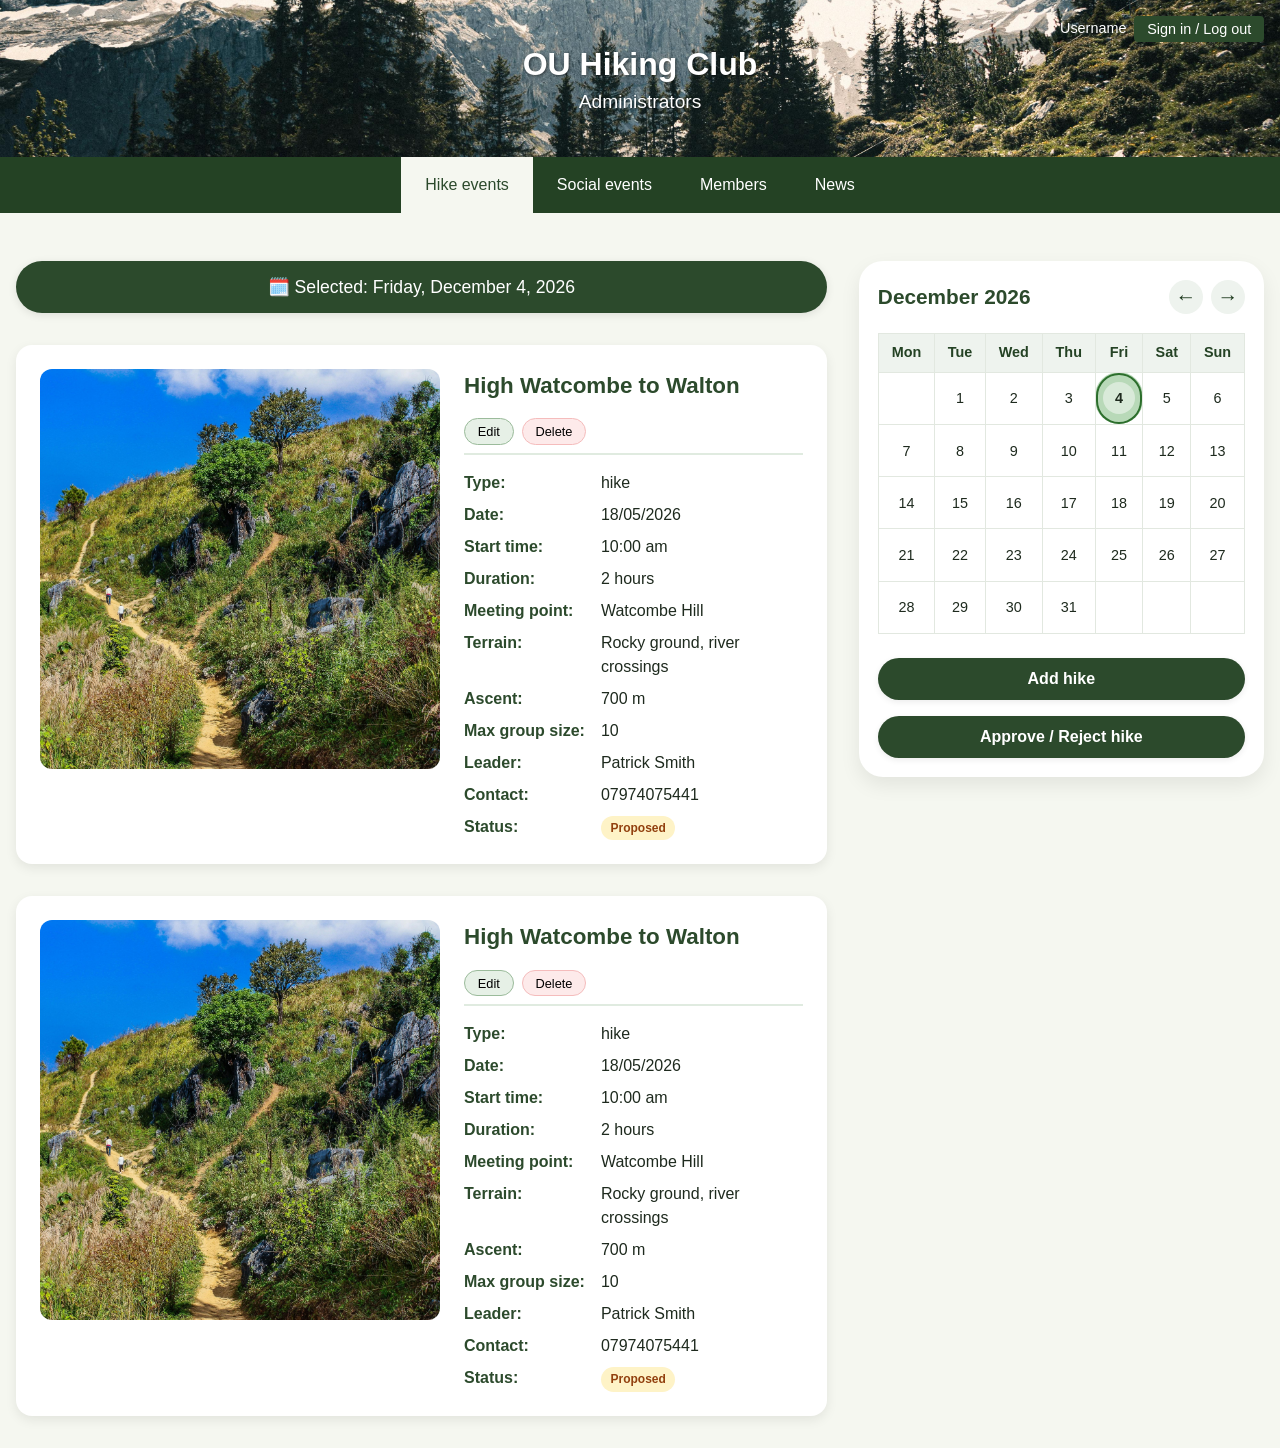
<file: index.html>
<!DOCTYPE html>
<html lang="en">
<head>
    <meta charset="UTF-8">
    <meta name="viewport" content="width=device-width, initial-scale=1.0, viewport-fit=cover">
    <title>OU Hiking Club | Home</title>
    <link rel="stylesheet" href="style.css">
	<link rel="preload" as="image" href="./imgs/header.jpg" type="image/jpeg">
</head>
<body>
    <header>
        <div class="user-info">
            <span>Username</span>
            <button type="button" aria-label="Sign in or log out">Sign in / Log out</button>
        </div>
        <button type="button" id="mobile-nav" aria-label="Navigation">☰</button>
        <div class="header-title">
            <h1>OU Hiking Club</h1>
            <h2>Administrators</h2>
        </div>
        <button type="button" id="options" aria-label="Options">⋮</button>
    </header>

    <nav>
        <a href="index.html" class="active">Hike events</a>
        <a href="social_events.html">Social events</a>
        <a href="members.html">Members</a>
        <a href="news.html">News</a>
    </nav>

    <main>
        <div class="main-layout">
            <!-- Karten-Container (früher events-list) -->
            <div class="cards-container">
                <div class="selected-date-header" id="selectedDateHeader">
                    <span>📅 Loading...</span>
                </div>
                <!-- Karte 1 (Hike) -->
                <article class="card">
                    <div class="event-image">
                        <img src="imgs/event1.jpg" alt="Hike-Watcombe-Walton">
                    </div>
                    <div class="event-content">
                        <div class="event-header">
                            <h3>High Watcombe to Walton</h3>
                            <div class="button-group" role="group" aria-label="Event actions">
                                <button type="button">Edit</button>
                                <button type="button">Delete</button>
                            </div>
                        </div>
                        <div class="event-details">
                            <dl>
                                <dt>Type:</dt><dd>hike</dd>
                                <dt>Date:</dt><dd>18/05/2026</dd>
                                <dt>Start time:</dt><dd>10:00 am</dd>
                                <dt>Duration:</dt><dd>2 hours</dd>
                                <dt>Meeting point:</dt><dd>Watcombe Hill</dd>
                                <dt>Terrain:</dt><dd>Rocky ground, river crossings</dd>
                                <dt>Ascent:</dt><dd>700 m</dd>
                                <dt>Max group size:</dt><dd>10</dd>
                                <dt>Leader:</dt><dd>Patrick Smith</dd>
                                <dt>Contact:</dt><dd>07974075441</dd>
                                <dt>Status:</dt><dd><span class="status">Proposed</span></dd>
                            </dl>
                        </div>
                    </div>
                </article>

                <!-- Karte 2 (Hike) -->
                <article class="card">
                    <div class="event-image">
                        <img src="imgs/event1.jpg" alt="Hike-Watcombe-Walton">
                    </div>
                    <div class="event-content">
                        <div class="event-header">
                            <h3>High Watcombe to Walton</h3>
                            <div class="button-group" role="group" aria-label="Event actions">
                                <button type="button">Edit</button>
                                <button type="button">Delete</button>
                            </div>
                        </div>
                        <div class="event-details">
                            <dl>
                                <dt>Type:</dt><dd>hike</dd>
                                <dt>Date:</dt><dd>18/05/2026</dd>
                                <dt>Start time:</dt><dd>10:00 am</dd>
                                <dt>Duration:</dt><dd>2 hours</dd>
                                <dt>Meeting point:</dt><dd>Watcombe Hill</dd>
                                <dt>Terrain:</dt><dd>Rocky ground, river crossings</dd>
                                <dt>Ascent:</dt><dd>700 m</dd>
                                <dt>Max group size:</dt><dd>10</dd>
                                <dt>Leader:</dt><dd>Patrick Smith</dd>
                                <dt>Contact:</dt><dd>07974075441</dd>
                                <dt>Status:</dt><dd><span class="status">Proposed</span></dd>
                            </dl>
                        </div>
                    </div>
                </article>
            </div>

            <!-- Kalender-Sidebar (unverändert) -->
            <aside class="calendar-sidebar">
                <div class="calendar">
                    <div id="calendar"></div>
                    <div class="action-btn-group">
                        <button type="button" class="action-btn" onclick="window.location.href='./add_hike.html'">Add hike</button>
                        <button type="button" class="action-btn secondary" onclick="window.location.href='./placeholder.html'">Approve / Reject hike</button>
                    </div>
                </div>
            </aside>
        </div>
    </main>

    <script>
        // Mobile Navigation Toggle (identisch)
        const mobileNavBtn = document.getElementById('mobile-nav');
        const navMenu = document.querySelector('nav');
        function toggleMobileNav() {
            if (!navMenu) return;
            navMenu.classList.toggle('show');
            if (navMenu.classList.contains('show')) {
                navMenu.style.display = 'flex';
                navMenu.style.flexDirection = 'column';
                navMenu.style.alignItems = 'center';
            } else {
                navMenu.style.display = '';
            }
        }
        if (mobileNavBtn && navMenu) {
            mobileNavBtn.addEventListener('click', toggleMobileNav);
            const navLinks = navMenu.querySelectorAll('a');
            navLinks.forEach(link => {
                link.addEventListener('click', () => {
                    if (window.innerWidth <= 768) {
                        navMenu.classList.remove('show');
                        navMenu.style.display = '';
                    }
                });
            });
        }
        
        // Kalender-Logik (unverändert)
        let currentYear = new Date().getFullYear();
        let currentMonth = new Date().getMonth();
        let selectedDate = new Date();
        const calendarContainer = document.getElementById('calendar');
        const selectedDateHeader = document.getElementById('selectedDateHeader');
        function formatDateForHeader(date) {
            if (!date) return '📅 No date selected — click any day on the calendar';
            const options = { weekday: 'long', year: 'numeric', month: 'long', day: 'numeric' };
            return `🗓️ Selected: ${date.toLocaleDateString(undefined, options)}`;
        }
        function updateHeader() {
            if (selectedDateHeader) {
                selectedDateHeader.innerHTML = `<span>${formatDateForHeader(selectedDate)}</span>`;
            }
        }
        function renderCalendar() {
            if (!calendarContainer) return;
            const firstDayOfMonth = new Date(currentYear, currentMonth, 1);
            let firstWeekday = firstDayOfMonth.getDay();
            let startOffset = (firstWeekday === 0) ? 6 : firstWeekday - 1;
            const daysInMonth = new Date(currentYear, currentMonth + 1, 0).getDate();
            const weekdays = ['Mon', 'Tue', 'Wed', 'Thu', 'Fri', 'Sat', 'Sun'];
            const monthNames = ['January', 'February', 'March', 'April', 'May', 'June', 'July', 'August', 'September', 'October', 'November', 'December'];
            const today = new Date();
            const todayYear = today.getFullYear();
            const todayMonth = today.getMonth();
            const todayDate = today.getDate();
            let html = `<div class="calendar-header"><h3>${monthNames[currentMonth]} ${currentYear}</h3><div class="month-nav"><button type="button" id="prevMonthBtn">←</button><button type="button" id="nextMonthBtn">→</button></div></div><table><thead><tr>`;
            for (let wd of weekdays) html += `<th>${wd}</th>`;
            html += `</tr></thead><tbody><tr>`;
            let dayCounter = 1;
            for (let i = 0; i < startOffset; i++) html += `<td class="empty-cell"></td>`;
            for (let i = startOffset; i < 7; i++) {
                if (dayCounter > daysInMonth) break;
                const isToday = (currentYear === todayYear && currentMonth === todayMonth && dayCounter === todayDate);
                const isSelected = (selectedDate && selectedDate.getFullYear() === currentYear && selectedDate.getMonth() === currentMonth && selectedDate.getDate() === dayCounter);
                let additionalClass = '', spanClass = '';
                if (isToday) spanClass = 'today';
                if (isSelected) additionalClass = 'selected-date-cell';
                html += `<td class="calendar-day-cell ${additionalClass}" data-year="${currentYear}" data-month="${currentMonth}" data-day="${dayCounter}"><span class="${spanClass}">${dayCounter}</span></td>`;
                dayCounter++;
            }
            html += `</tr>`;
            while (dayCounter <= daysInMonth) {
                html += `<tr>`;
                for (let i = 0; i < 7; i++) {
                    if (dayCounter > daysInMonth) html += `<td class="empty-cell"></td>`;
                    else {
                        const isToday = (currentYear === todayYear && currentMonth === todayMonth && dayCounter === todayDate);
                        const isSelected = (selectedDate && selectedDate.getFullYear() === currentYear && selectedDate.getMonth() === currentMonth && selectedDate.getDate() === dayCounter);
                        let additionalClass = '', spanClass = '';
                        if (isToday) spanClass = 'today';
                        if (isSelected) additionalClass = 'selected-date-cell';
                        html += `<td class="calendar-day-cell ${additionalClass}" data-year="${currentYear}" data-month="${currentMonth}" data-day="${dayCounter}"><span class="${spanClass}">${dayCounter}</span></td>`;
                        dayCounter++;
                    }
                }
                html += `</tr>`;
            }
            html += `</tbody></table>`;
            calendarContainer.innerHTML = html;
            document.getElementById('prevMonthBtn')?.addEventListener('click', (e) => { e.stopPropagation(); changeMonth(-1); });
            document.getElementById('nextMonthBtn')?.addEventListener('click', (e) => { e.stopPropagation(); changeMonth(1); });
            attachDateSelectionEvents();
        }
        function attachDateSelectionEvents() {
            document.querySelectorAll('.calendar-day-cell').forEach(cell => {
                cell.removeEventListener('click', handleDayClick);
                cell.addEventListener('click', handleDayClick);
            });
        }
        function handleDayClick(event) {
            let targetCell = event.currentTarget;
            if (!targetCell?.dataset.year) return;
            const year = parseInt(targetCell.dataset.year), month = parseInt(targetCell.dataset.month), day = parseInt(targetCell.dataset.day);
            const newSelected = new Date(year, month, day);
            if (isNaN(newSelected.getTime())) return;
            selectedDate = newSelected;
            updateHeader();
            renderCalendar();
        }
        function changeMonth(delta) {
            let newMonth = currentMonth + delta, newYear = currentYear;
            if (newMonth < 0) { newMonth = 11; newYear--; }
            else if (newMonth > 11) { newMonth = 0; newYear++; }
            currentYear = newYear; currentMonth = newMonth;
            if (selectedDate && (selectedDate.getFullYear() !== currentYear || selectedDate.getMonth() !== currentMonth)) selectedDate = null;
            updateHeader();
            renderCalendar();
        }
        selectedDate = new Date();
        updateHeader();
        renderCalendar();
    </script>
</body>
</html>
</file>
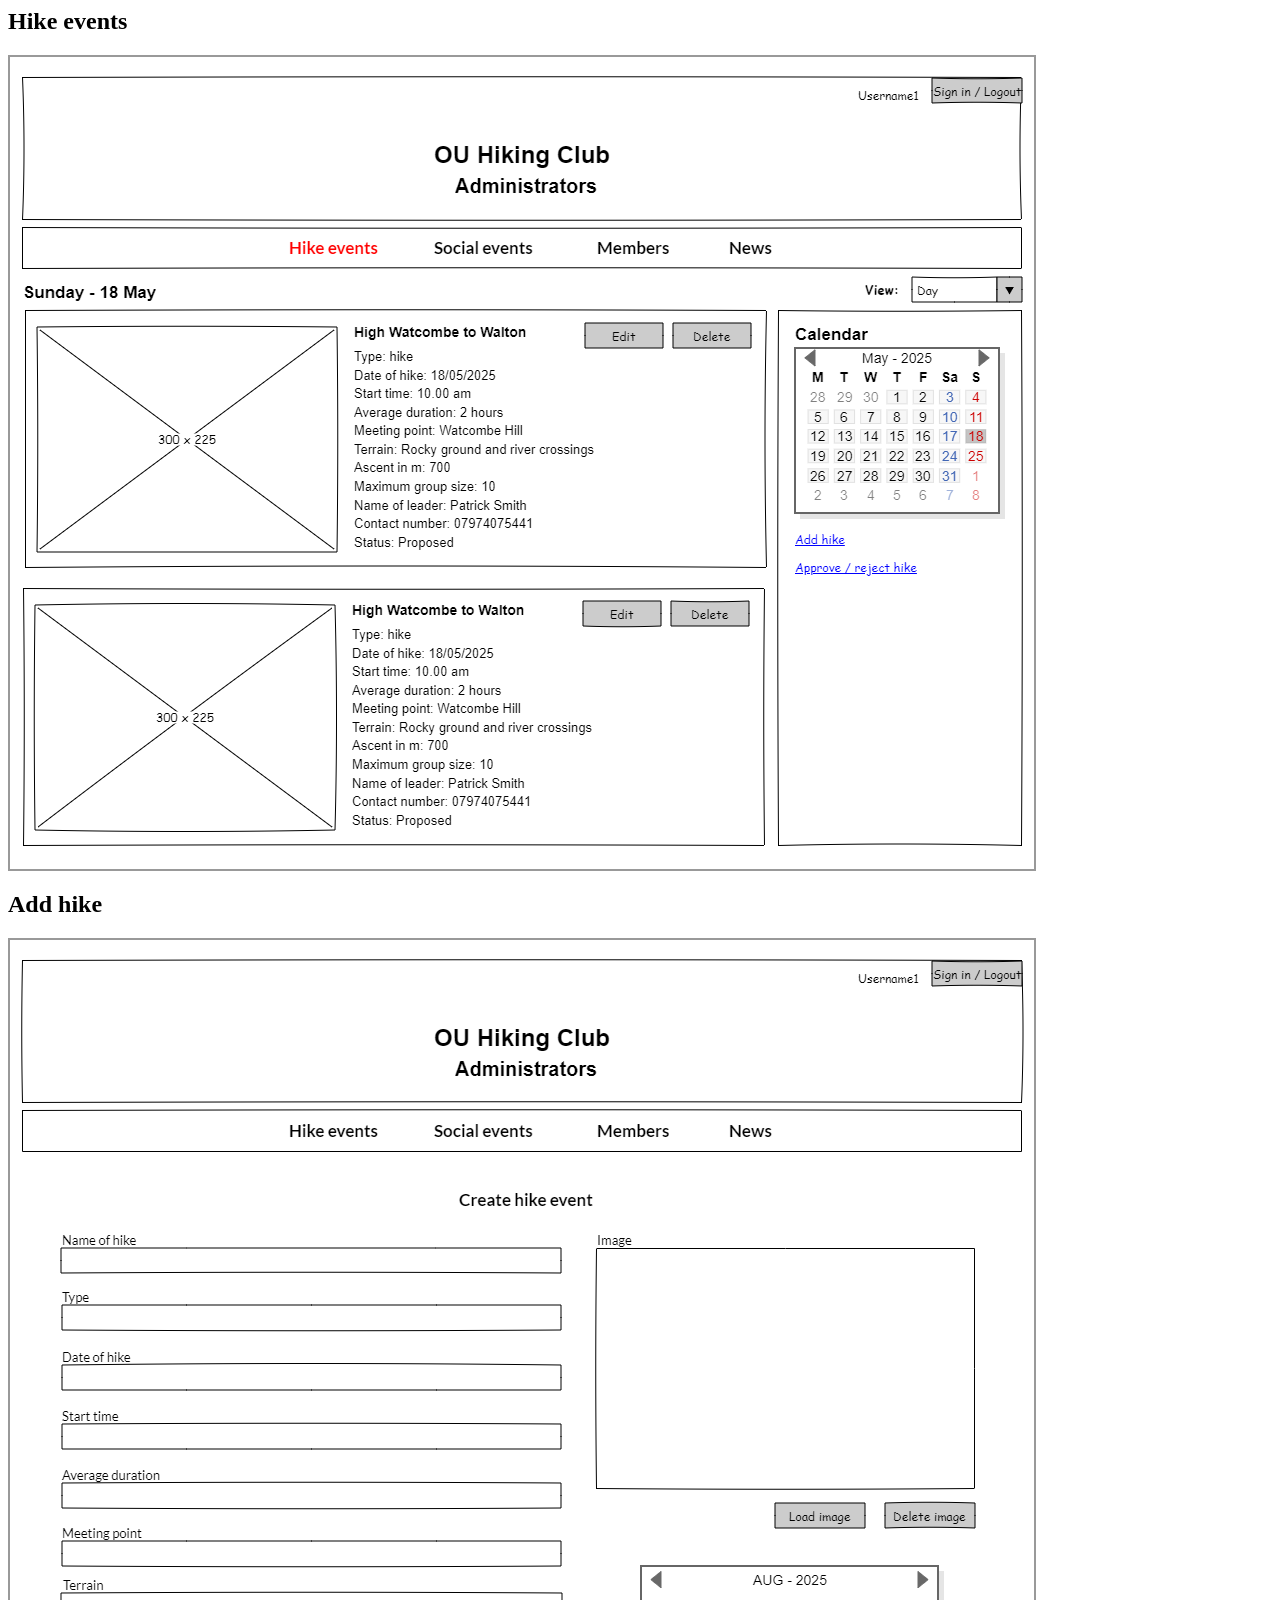
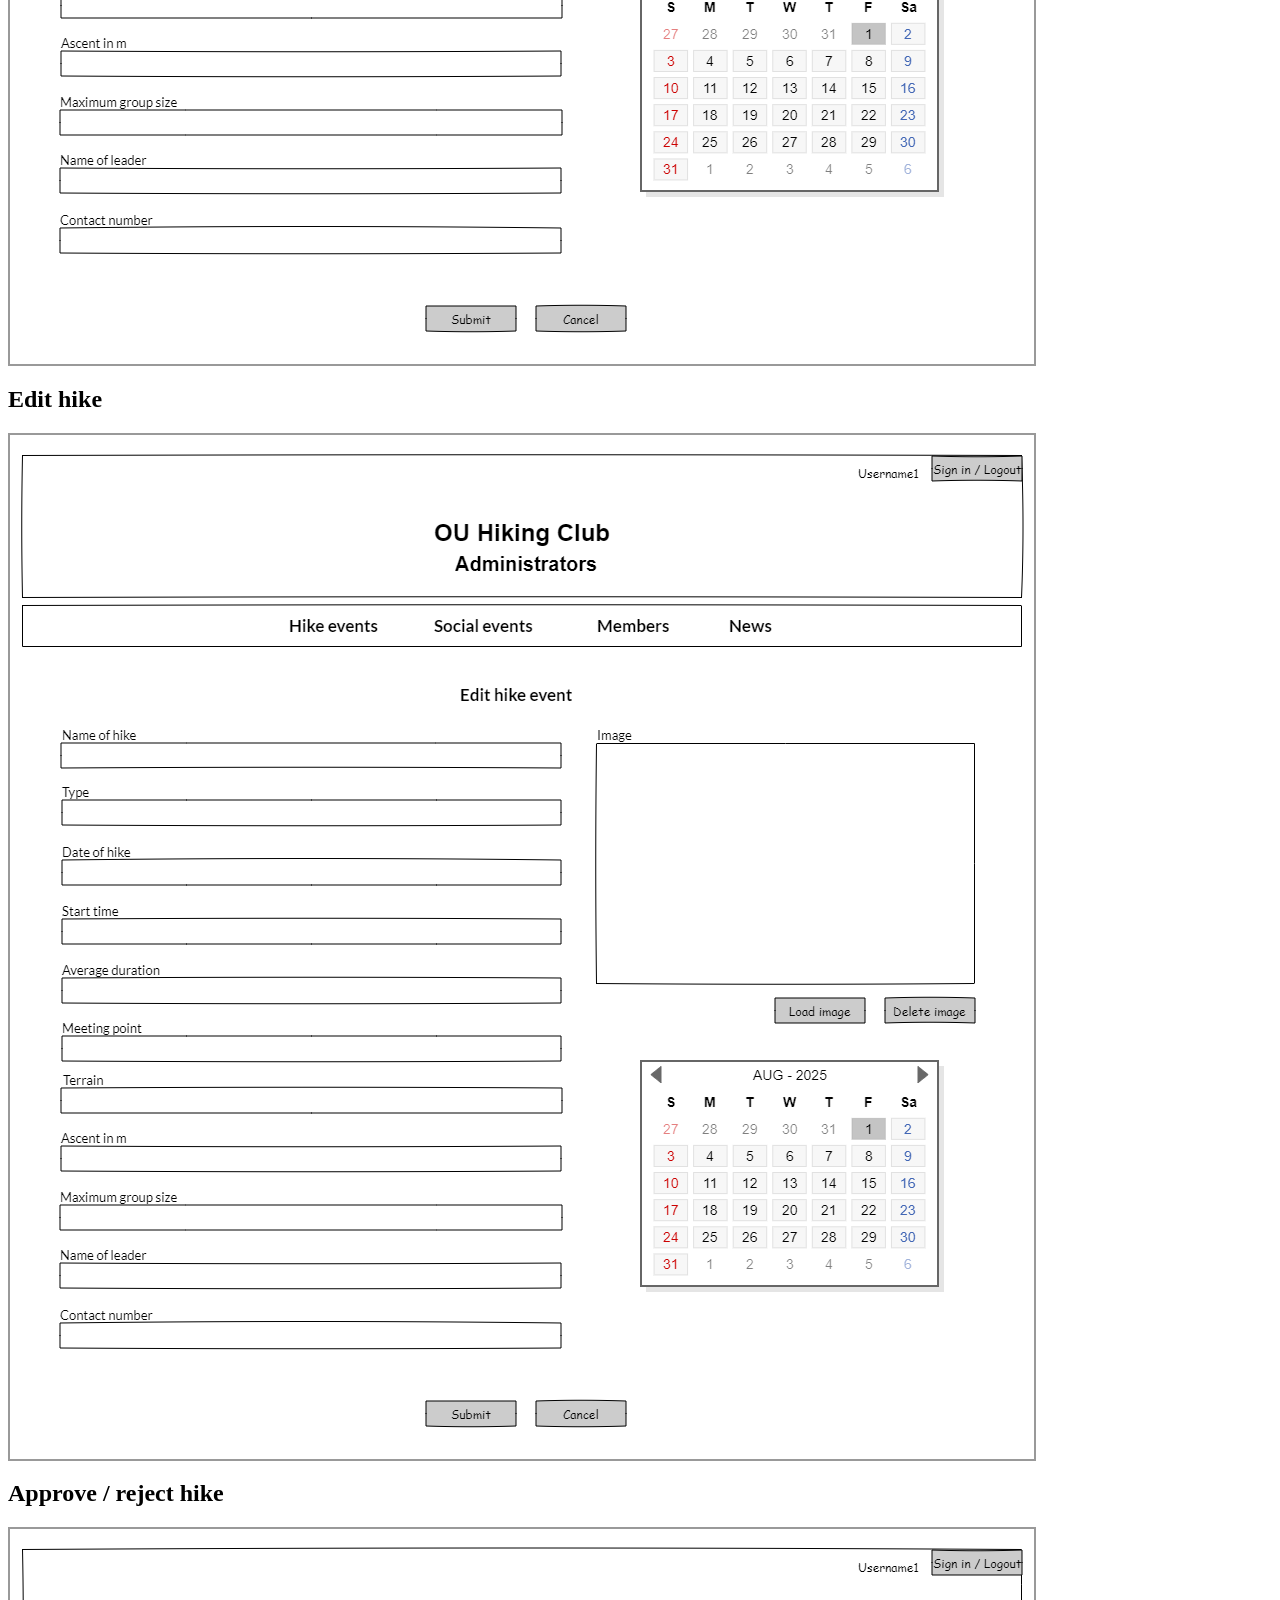
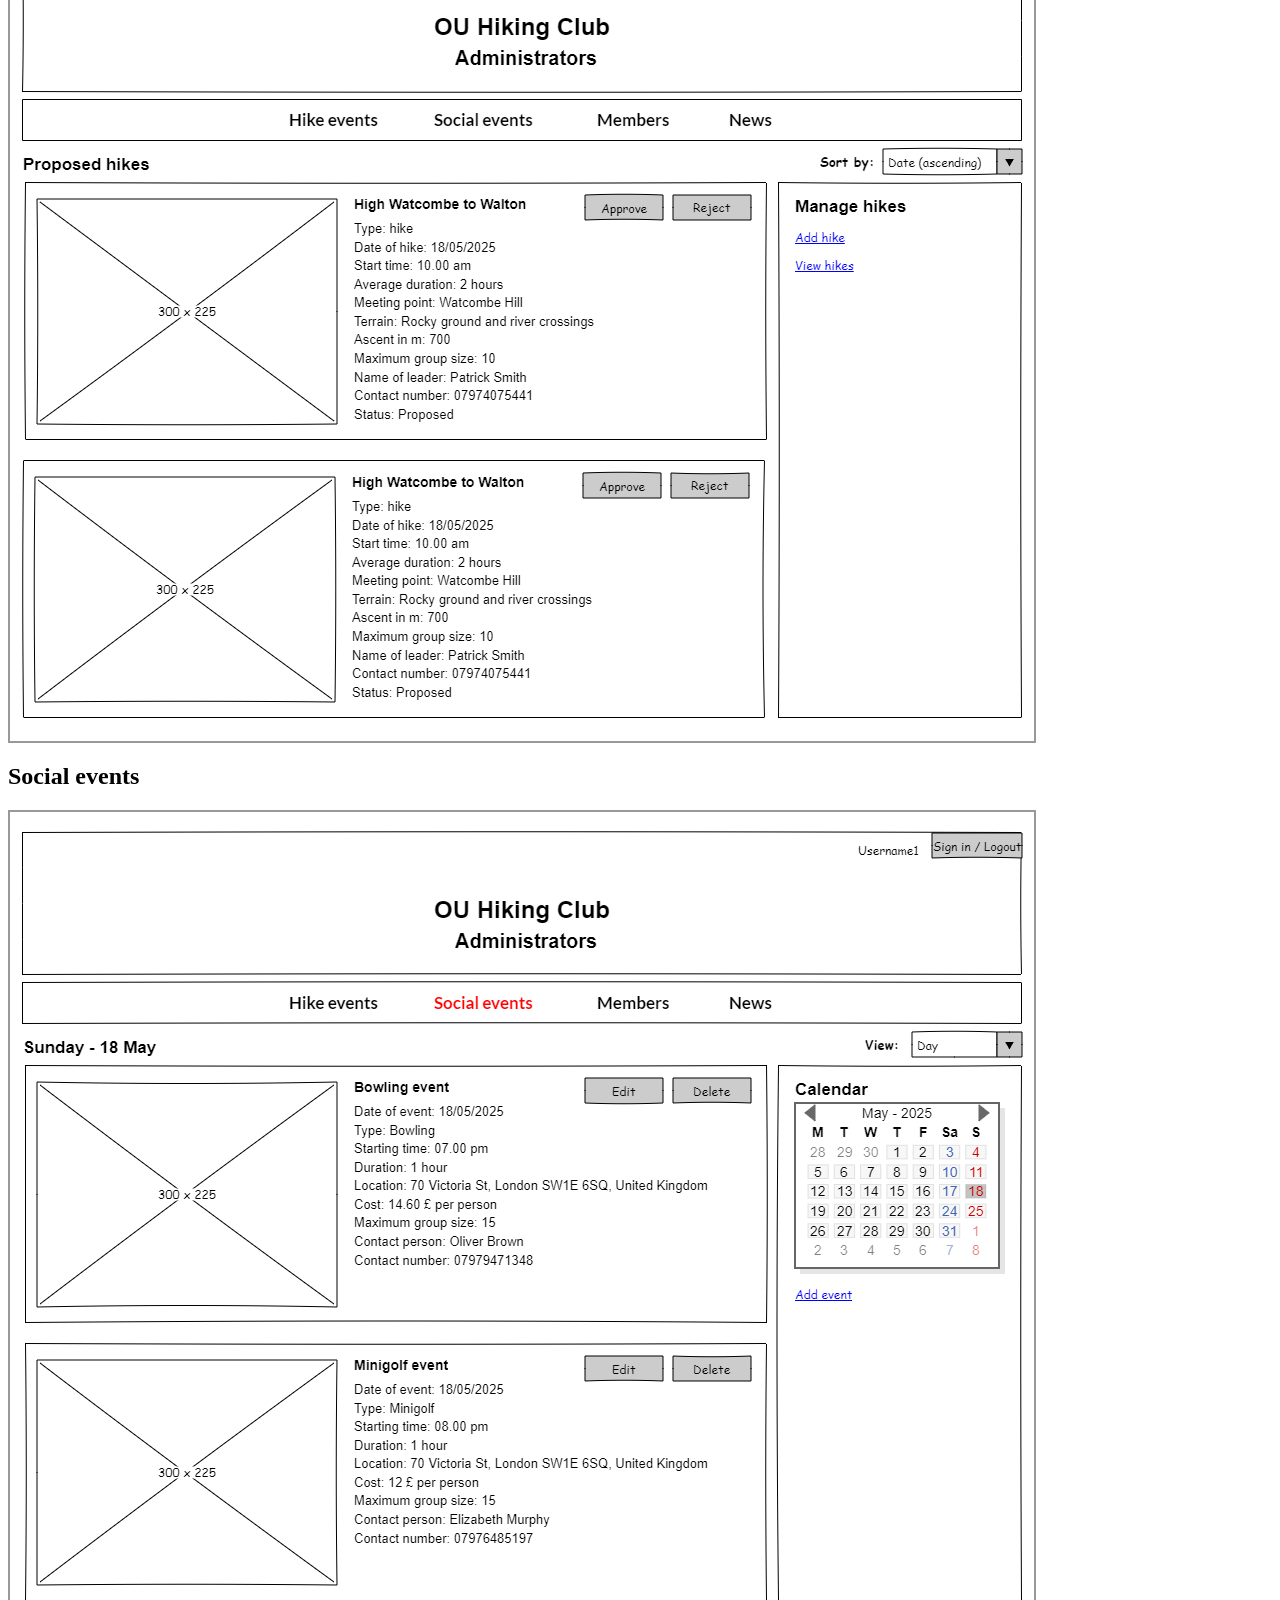
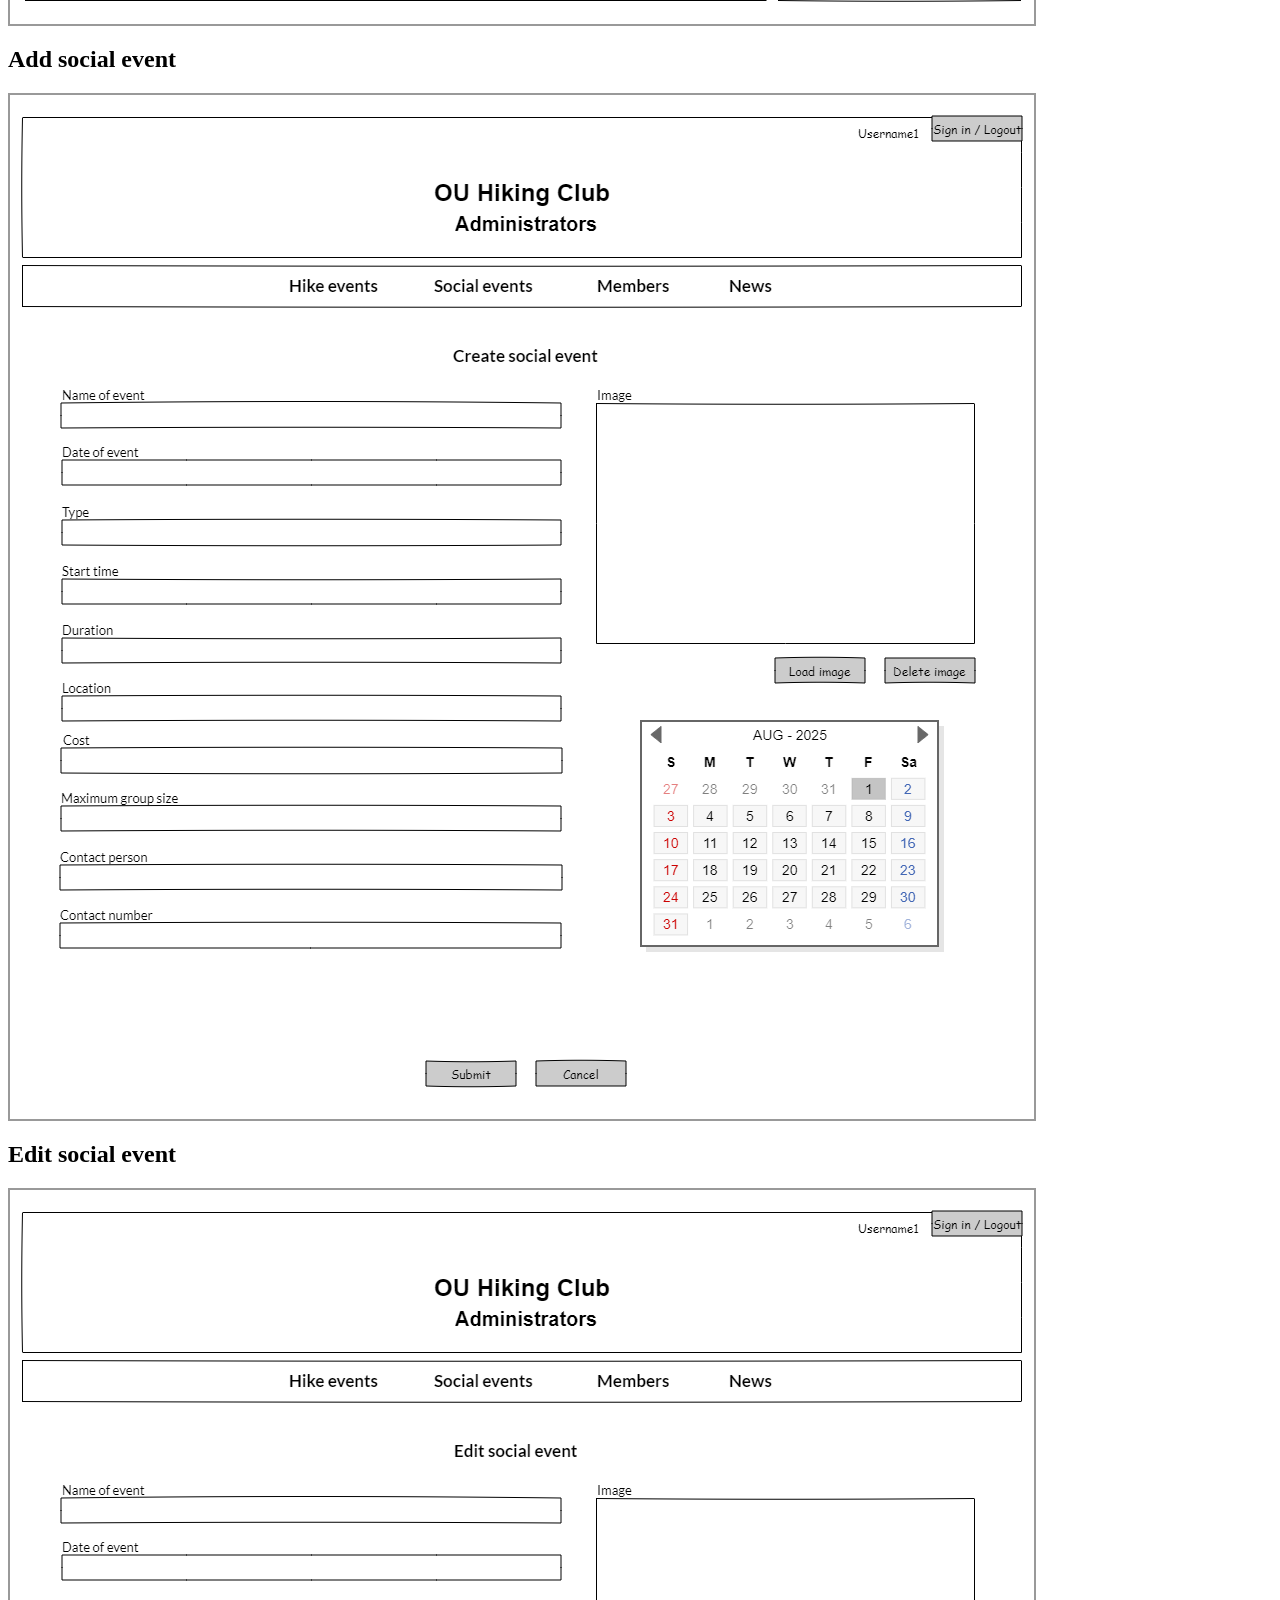
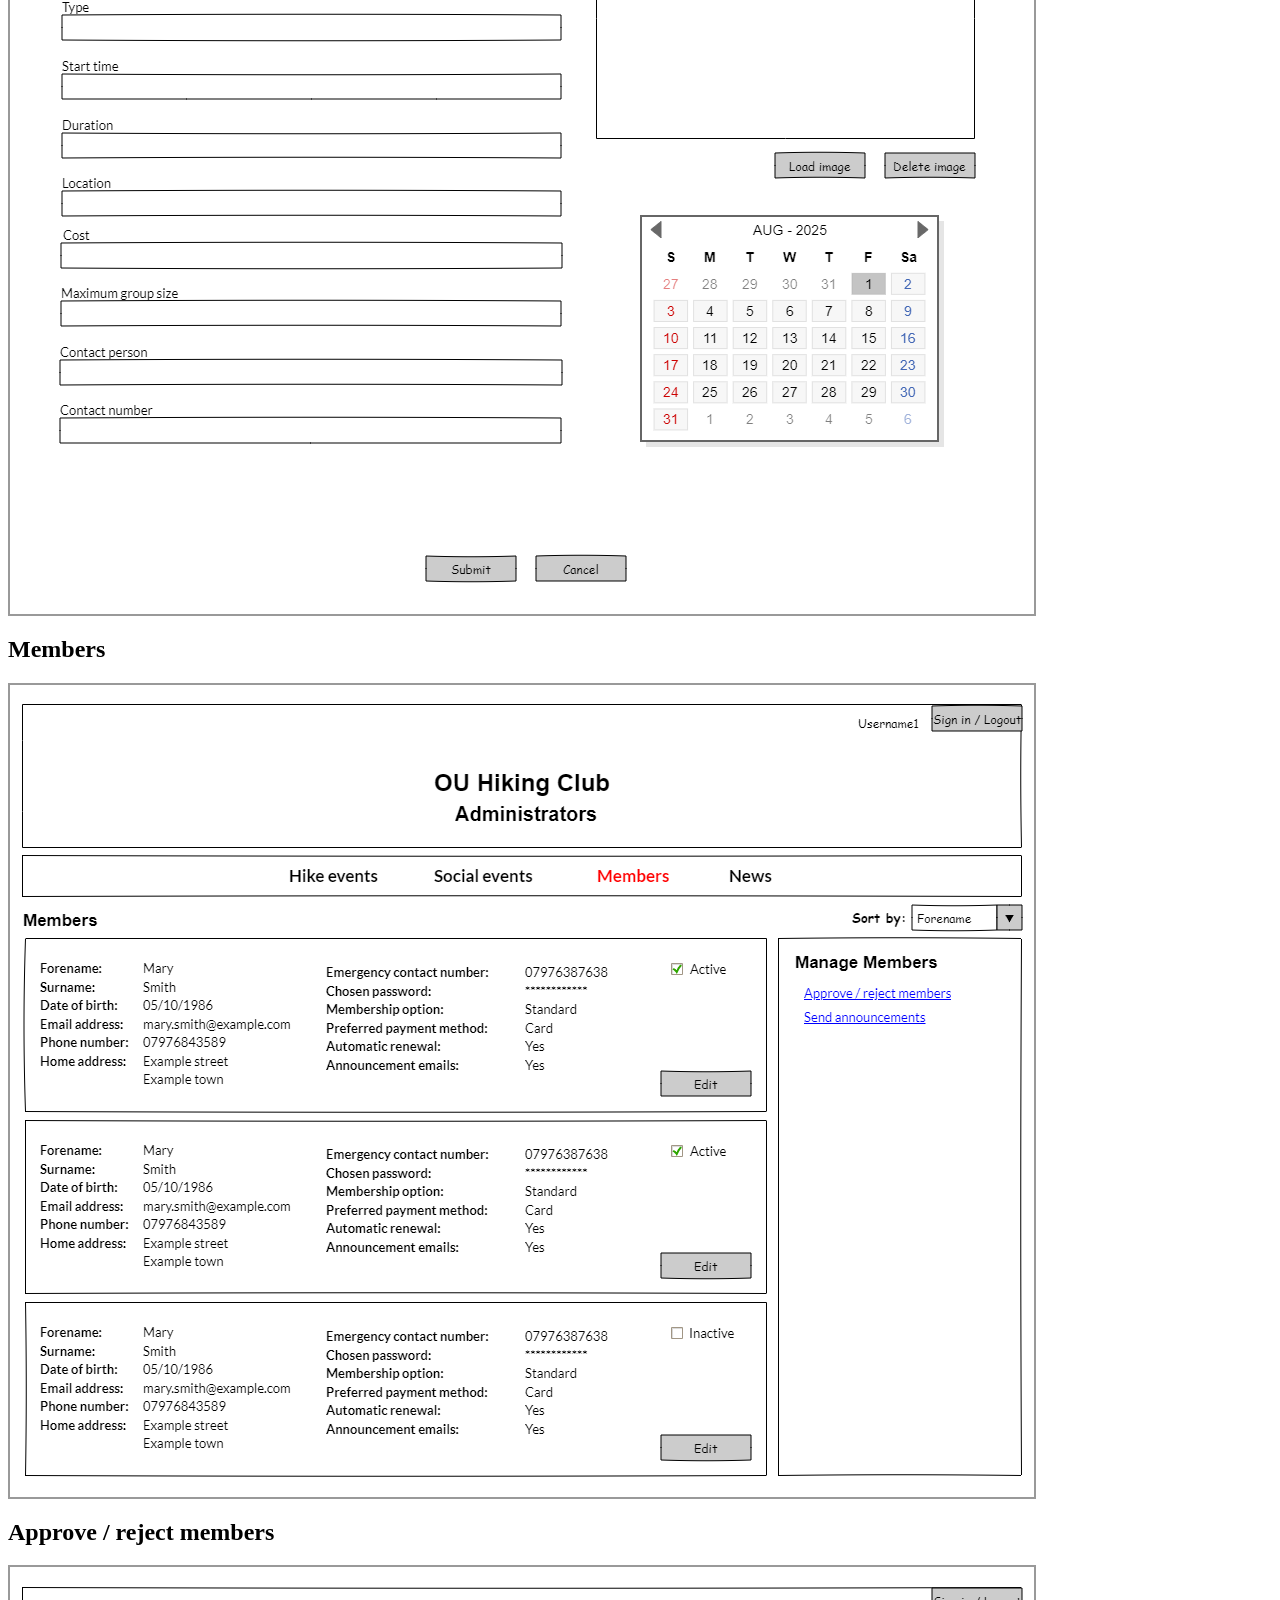
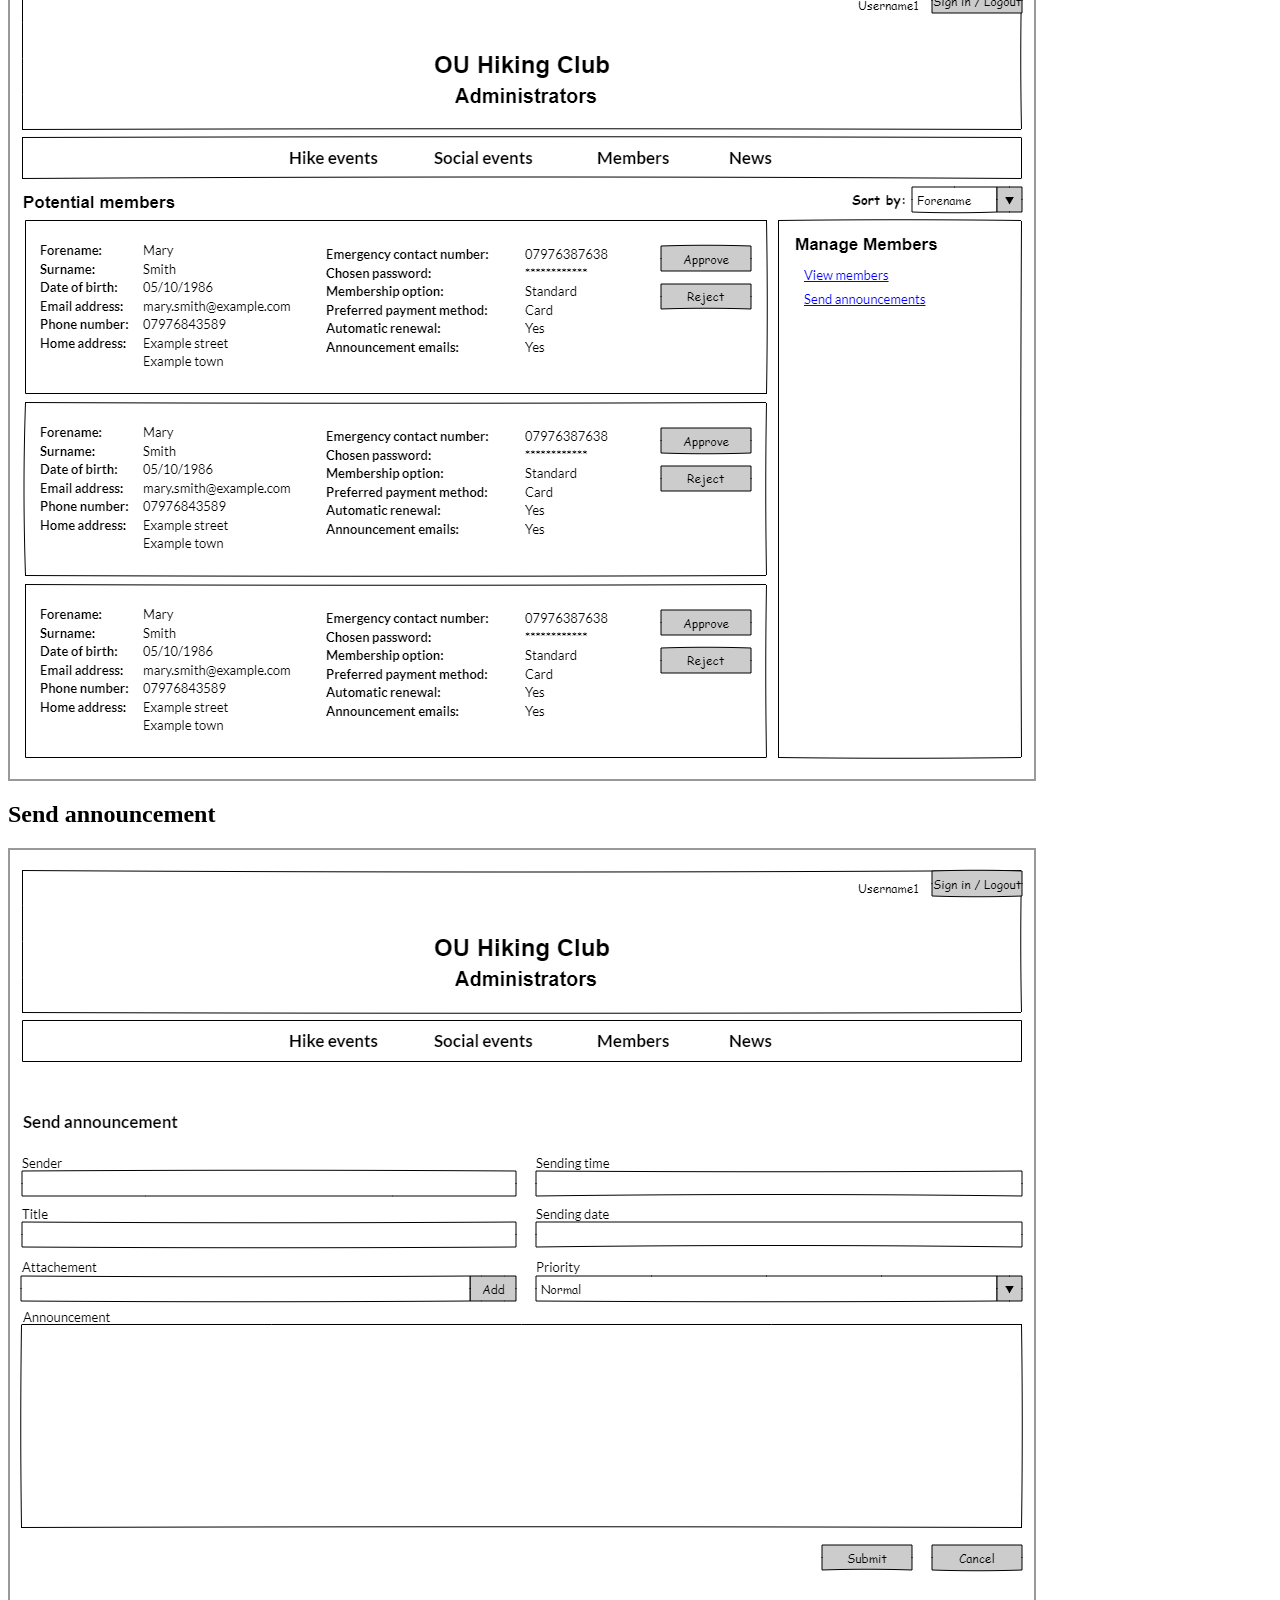
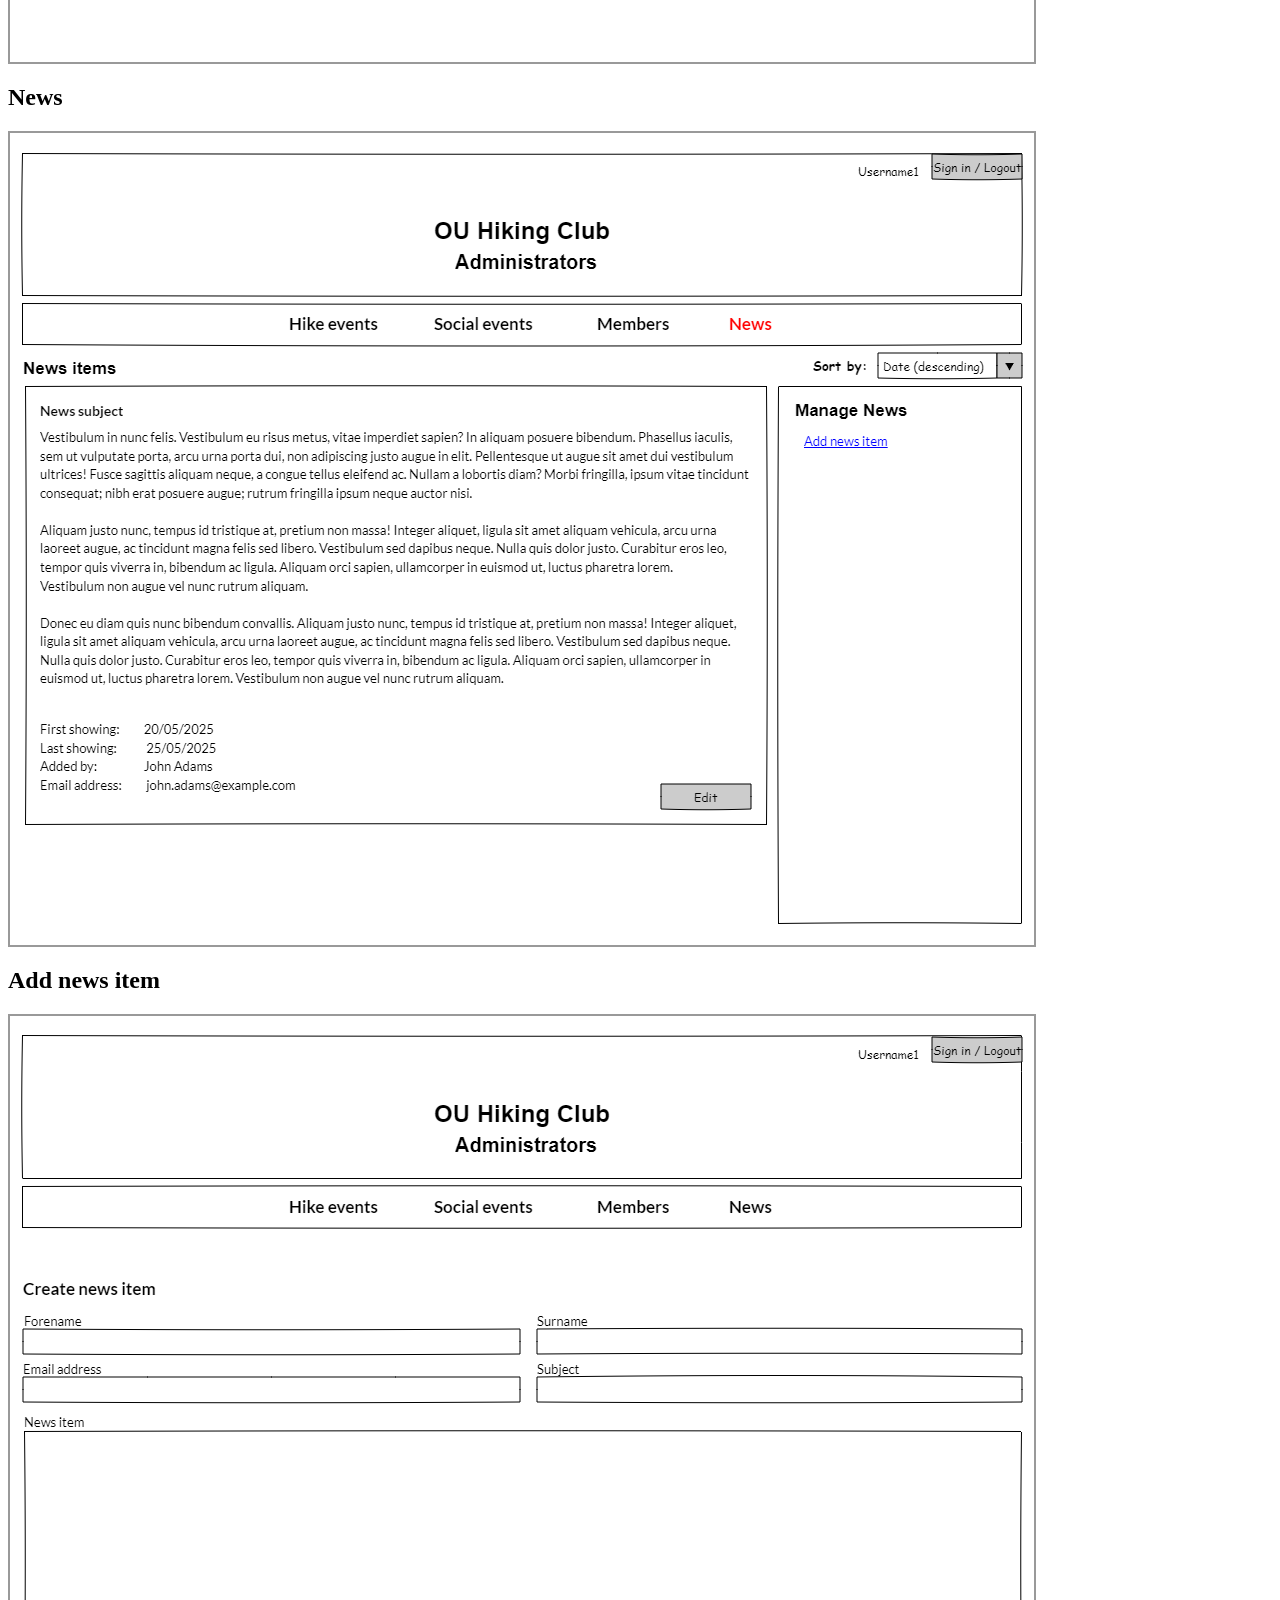
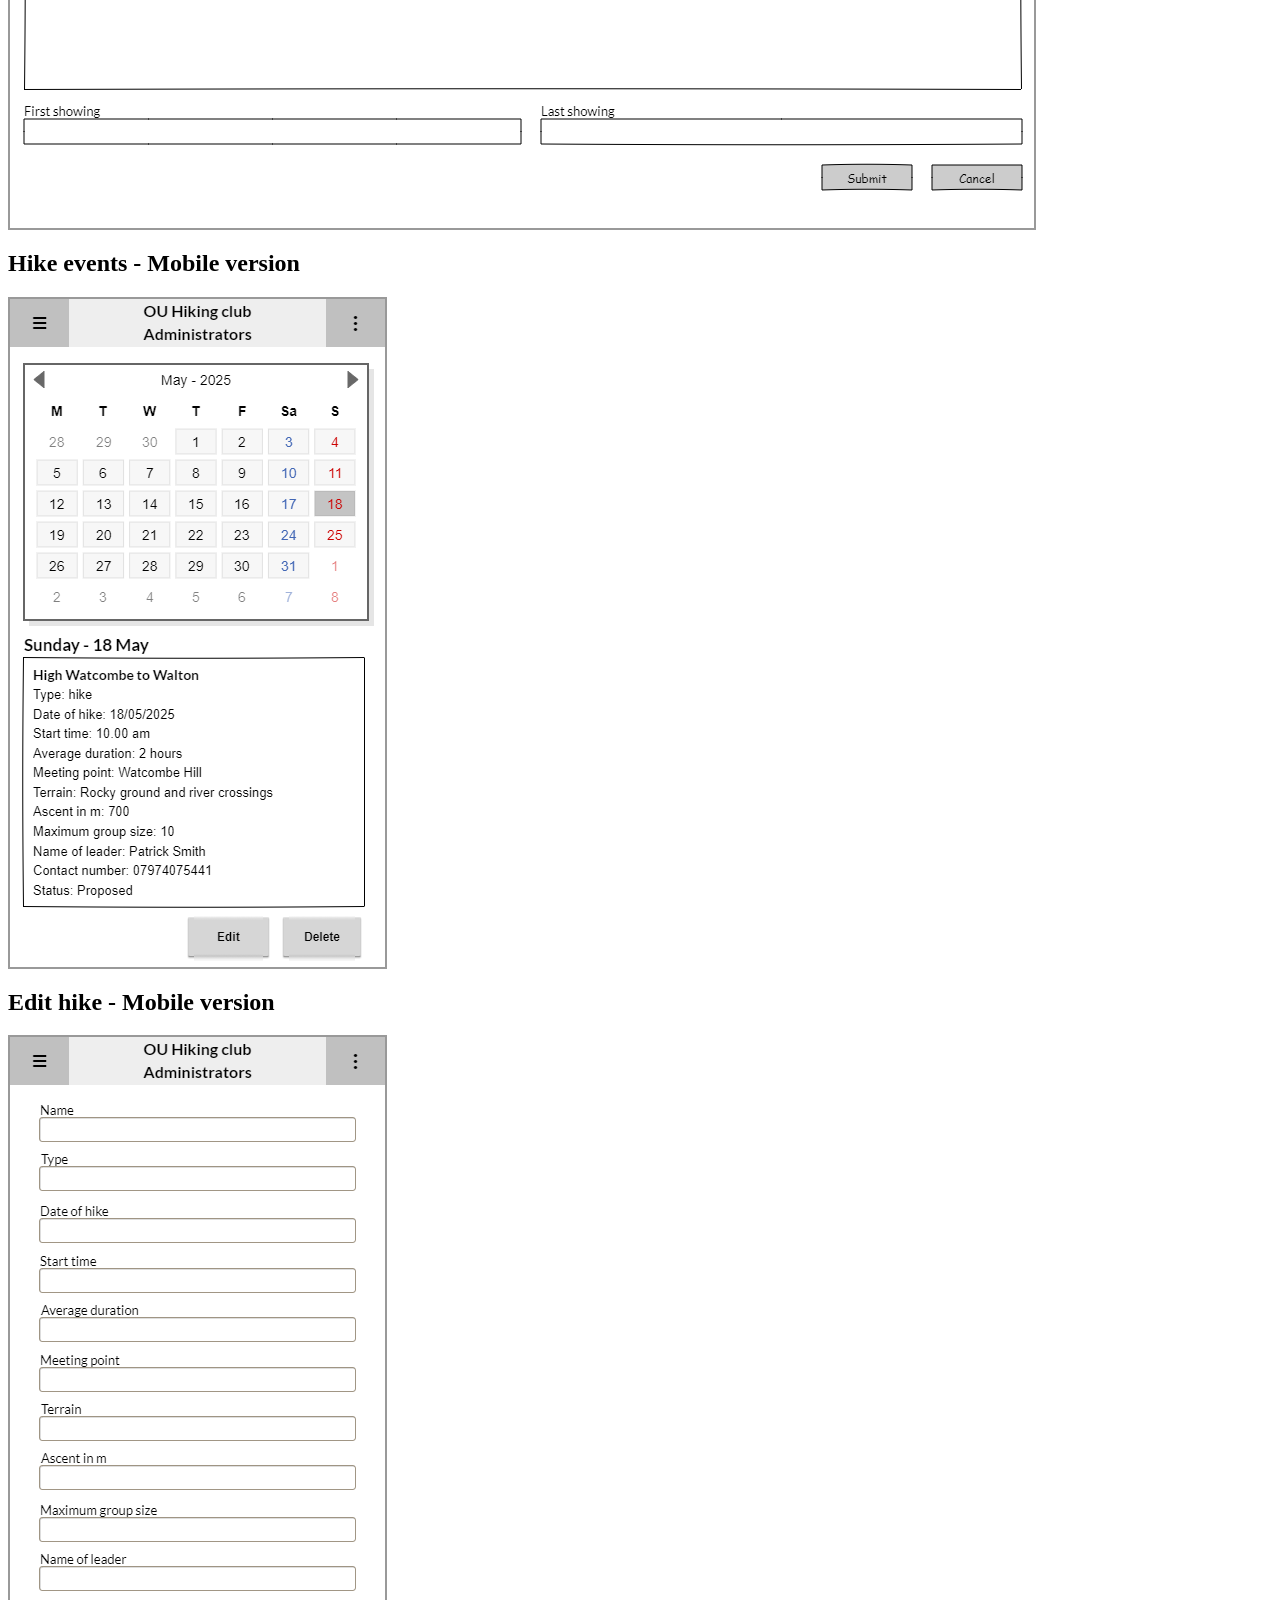
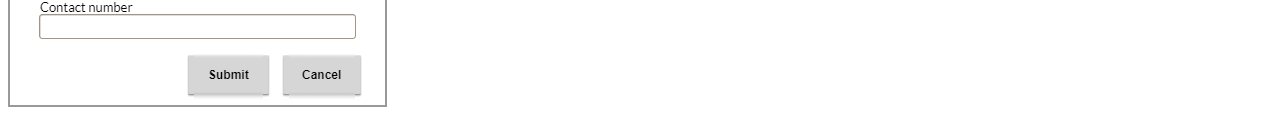
<file: Wireframe/index.html>
<html xmlns="http://www.w3.org/1999/xhtml" xmlns:p="http://www.evolus.vn/Namespace/Pencil" xmlns:html="http://www.w3.org/1999/xhtml">
	<head>
		<meta http-equiv="Content-Type" content="text/html; charset=UTF-8"/>
		<title>OU Hiking Club - Wireframe</title>
		<link rel="stylesheet" href="Resources/SampleStyle.css"/>
	</head>
	<body>
		<div class="Page" id="hike_events_page">
			<h2>Hike events</h2>
			<div class="ImageContainer">
				<img src="pages\hike_events.png" width="NaN" height="NaN" usemap="#map_hike_events"/>
			</div>
			<map name="map_hike_events">
				<area shape="rect" coords="573,544,651,569.75" href="#edit_hike_page" title="Go to page 'Edit hike'"/>
				<area shape="rect" coords="575,266,653,291" href="#edit_hike_page" title="Go to page 'Edit hike'"/>
				<area shape="rect" coords="719,179,762,203" href="#news_page" title="Go to page 'News'"/>
				<area shape="rect" coords="587,179,659,203" href="#members_page" title="Go to page 'Members'"/>
				<area shape="rect" coords="424,179,523,203" href="#social_events_page" title="Go to page 'Social events'"/>
				<area shape="rect" coords="785,502,907,519" href="#approve_reject_hike_page" title="Go to page 'Approve / reject hike'"/>
				<area shape="rect" coords="785,474,835,491" href="#add_hike_page" title="Go to page 'Add hike'"/>
			</map>
		</div>
		<div class="Page" id="add_hike_page">
			<h2>Add hike</h2>
			<div class="ImageContainer">
				<img src="pages\add_hike.png" width="NaN" height="NaN" usemap="#map_add_hike"/>
			</div>
			<map name="map_add_hike">
				<area shape="rect" coords="526,965.25,616,991.75" href="#hike_events_page" title="Go to page 'Hike events'"/>
				<area shape="rect" coords="416,966,506,991.75" href="#hike_events_page" title="Go to page 'Hike events'"/>
				<area shape="rect" coords="719,179,762,203" href="#news_page" title="Go to page 'News'"/>
				<area shape="rect" coords="587,179,659,203" href="#members_page" title="Go to page 'Members'"/>
				<area shape="rect" coords="424,179,523,203" href="#social_events_page" title="Go to page 'Social events'"/>
				<area shape="rect" coords="279,179,368,203" href="#hike_events_page" title="Go to page 'Hike events'"/>
			</map>
		</div>
		<div class="Page" id="edit_hike_page">
			<h2>Edit hike</h2>
			<div class="ImageContainer">
				<img src="pages\edit_hike.png" width="NaN" height="NaN" usemap="#map_edit_hike"/>
			</div>
			<map name="map_edit_hike">
				<area shape="rect" coords="526,965.25,616,991.75" href="#hike_events_page" title="Go to page 'Hike events'"/>
				<area shape="rect" coords="416,966,506,991.75" href="#hike_events_page" title="Go to page 'Hike events'"/>
				<area shape="rect" coords="719,179,762,203" href="#news_page" title="Go to page 'News'"/>
				<area shape="rect" coords="587,179,659,203" href="#members_page" title="Go to page 'Members'"/>
				<area shape="rect" coords="424,179,523,203" href="#social_events_page" title="Go to page 'Social events'"/>
				<area shape="rect" coords="279,179,368,203" href="#hike_events_page" title="Go to page 'Hike events'"/>
			</map>
		</div>
		<div class="Page" id="approve_reject_hike_page">
			<h2>Approve / reject hike</h2>
			<div class="ImageContainer">
				<img src="pages\approve_reject_hike.png" width="NaN" height="NaN" usemap="#map_approve_reject_hike"/>
			</div>
			<map name="map_approve_reject_hike">
				<area shape="rect" coords="719,179,762,203" href="#news_page" title="Go to page 'News'"/>
				<area shape="rect" coords="587,179,659,203" href="#members_page" title="Go to page 'Members'"/>
				<area shape="rect" coords="424,179,523,203" href="#social_events_page" title="Go to page 'Social events'"/>
				<area shape="rect" coords="279,179,368,203" href="#hike_events_page" title="Go to page 'Hike events'"/>
				<area shape="rect" coords="785,328,844,345" href="#hike_events_page" title="Go to page 'Hike events'"/>
				<area shape="rect" coords="785,300,835,317" href="#add_hike_page" title="Go to page 'Add hike'"/>
			</map>
		</div>
		<div class="Page" id="social_events_page">
			<h2>Social events</h2>
			<div class="ImageContainer">
				<img src="pages\social_events.png" width="NaN" height="NaN" usemap="#map_social_events"/>
			</div>
			<map name="map_social_events">
				<area shape="rect" coords="575,544,653,569" href="#edit_social_event_page" title="Go to page 'Edit social event'"/>
				<area shape="rect" coords="575,266,653,291.75" href="#edit_social_event_page" title="Go to page 'Edit social event'"/>
				<area shape="rect" coords="785,474,842,491" href="#add_social_event_page" title="Go to page 'Add social event'"/>
				<area shape="rect" coords="719,179,762,203" href="#news_page" title="Go to page 'News'"/>
				<area shape="rect" coords="587,179,659,203" href="#members_page" title="Go to page 'Members'"/>
				<area shape="rect" coords="279,179,368,203" href="#hike_events_page" title="Go to page 'Hike events'"/>
			</map>
		</div>
		<div class="Page" id="add_social_event_page">
			<h2>Add social event</h2>
			<div class="ImageContainer">
				<img src="pages\add_social_event.png" width="NaN" height="NaN" usemap="#map_add_social_event"/>
			</div>
			<map name="map_add_social_event">
				<area shape="rect" coords="526,965.25,616,991" href="#social_events_page" title="Go to page 'Social events'"/>
				<area shape="rect" coords="416,966,506,991.75" href="#social_events_page" title="Go to page 'Social events'"/>
				<area shape="rect" coords="719,179,762,203" href="#news_page" title="Go to page 'News'"/>
				<area shape="rect" coords="587,179,659,203" href="#members_page" title="Go to page 'Members'"/>
				<area shape="rect" coords="424,179,523,203" href="#social_events_page" title="Go to page 'Social events'"/>
				<area shape="rect" coords="279,179,368,203" href="#hike_events_page" title="Go to page 'Hike events'"/>
			</map>
		</div>
		<div class="Page" id="edit_social_event_page">
			<h2>Edit social event</h2>
			<div class="ImageContainer">
				<img src="pages\edit_social_event.png" width="NaN" height="NaN" usemap="#map_edit_social_event"/>
			</div>
			<map name="map_edit_social_event">
				<area shape="rect" coords="526,965.25,616,991" href="#social_events_page" title="Go to page 'Social events'"/>
				<area shape="rect" coords="416,966,506,991.75" href="#social_events_page" title="Go to page 'Social events'"/>
				<area shape="rect" coords="719,179,762,203" href="#news_page" title="Go to page 'News'"/>
				<area shape="rect" coords="587,179,659,203" href="#members_page" title="Go to page 'Members'"/>
				<area shape="rect" coords="424,179,523,203" href="#social_events_page" title="Go to page 'Social events'"/>
				<area shape="rect" coords="279,179,368,203" href="#hike_events_page" title="Go to page 'Hike events'"/>
			</map>
		</div>
		<div class="Page" id="members_page">
			<h2>Members</h2>
			<div class="ImageContainer">
				<img src="pages\members.png" width="NaN" height="NaN" usemap="#map_members"/>
			</div>
			<map name="map_members">
				<area shape="rect" coords="794,299,941,318" href="#approve_reject_members_page" title="Go to page 'Approve / reject members'"/>
				<area shape="rect" coords="719,179,762,203" href="#news_page" title="Go to page 'News'"/>
				<area shape="rect" coords="424,179,523,203" href="#social_events_page" title="Go to page 'Social events'"/>
				<area shape="rect" coords="279,179,368,203" href="#hike_events_page" title="Go to page 'Hike events'"/>
				<area shape="rect" coords="794,323,916,342" href="#send_announcement_page" title="Go to page 'Send announcement'"/>
			</map>
		</div>
		<div class="Page" id="approve_reject_members_page">
			<h2>Approve / reject members</h2>
			<div class="ImageContainer">
				<img src="pages\approve_reject_members.png" width="NaN" height="NaN" usemap="#map_approve_reject_members"/>
			</div>
			<map name="map_approve_reject_members">
				<area shape="rect" coords="794,299,879,318" href="#members_page" title="Go to page 'Members'"/>
				<area shape="rect" coords="719,179,762,203" href="#news_page" title="Go to page 'News'"/>
				<area shape="rect" coords="424,179,523,203" href="#social_events_page" title="Go to page 'Social events'"/>
				<area shape="rect" coords="279,179,368,203" href="#hike_events_page" title="Go to page 'Hike events'"/>
				<area shape="rect" coords="794,323,916,342" href="#send_announcement_page" title="Go to page 'Send announcement'"/>
			</map>
		</div>
		<div class="Page" id="send_announcement_page">
			<h2>Send announcement</h2>
			<div class="ImageContainer">
				<img src="pages\send_announcement.png" width="NaN" height="NaN" usemap="#map_send_announcement"/>
			</div>
			<map name="map_send_announcement">
				<area shape="rect" coords="460,426,506,451" href="#hike_events_page" title="Go to page 'Hike events'"/>
				<area shape="rect" coords="922,695,1012,720.75" href="#members_page" title="Go to page 'Members'"/>
				<area shape="rect" coords="812,695,902,720" href="#members_page" title="Go to page 'Members'"/>
				<area shape="rect" coords="719,179,762,203" href="#news_page" title="Go to page 'News'"/>
				<area shape="rect" coords="587,179,659,203" href="#members_page" title="Go to page 'Members'"/>
				<area shape="rect" coords="424,179,523,203" href="#social_events_page" title="Go to page 'Social events'"/>
				<area shape="rect" coords="279,179,368,203" href="#hike_events_page" title="Go to page 'Hike events'"/>
			</map>
		</div>
		<div class="Page" id="news_page">
			<h2>News</h2>
			<div class="ImageContainer">
				<img src="pages\news.png" width="NaN" height="NaN" usemap="#map_news"/>
			</div>
			<map name="map_news">
				<area shape="rect" coords="794,299,878,318" href="#add_news_item_page" title="Go to page 'Add news item'"/>
				<area shape="rect" coords="587,179,659,203" href="#members_page" title="Go to page 'Members'"/>
				<area shape="rect" coords="424,179,523,203" href="#social_events_page" title="Go to page 'Social events'"/>
				<area shape="rect" coords="279,179,368,203" href="#hike_events_page" title="Go to page 'Hike events'"/>
			</map>
		</div>
		<div class="Page" id="add_news_item_page">
			<h2>Add news item</h2>
			<div class="ImageContainer">
				<img src="pages\add_news_item.png" width="NaN" height="NaN" usemap="#map_add_news_item"/>
			</div>
			<map name="map_add_news_item">
				<area shape="rect" coords="922,749,1012,774" href="#news_page" title="Go to page 'News'"/>
				<area shape="rect" coords="812,748.25,902,774" href="#news_page" title="Go to page 'News'"/>
				<area shape="rect" coords="719,179,762,203" href="#news_page" title="Go to page 'News'"/>
				<area shape="rect" coords="587,179,659,203" href="#members_page" title="Go to page 'Members'"/>
				<area shape="rect" coords="424,179,523,203" href="#social_events_page" title="Go to page 'Social events'"/>
				<area shape="rect" coords="279,179,368,203" href="#hike_events_page" title="Go to page 'Hike events'"/>
			</map>
		</div>
		<div class="Page" id="hike_events_mobile_version_page">
			<h2>Hike events - Mobile version</h2>
			<div class="ImageContainer">
				<img src="pages\hike_events_mobile_version.png" width="NaN" height="NaN" usemap="#map_hike_events_mobile_version"/>
			</div>
			<map name="map_hike_events_mobile_version">
				<area shape="rect" coords="174,614,263,662" href="#edit_hike_mobile_version_page" title="Go to page 'Edit hike - Mobile version'"/>
			</map>
		</div>
		<div class="Page" id="edit_hike_mobile_version_page">
			<h2>Edit hike - Mobile version</h2>
			<div class="ImageContainer">
				<img src="pages\edit_hike_mobile_version.png" width="NaN" height="NaN" usemap="#map_edit_hike_mobile_version"/>
			</div>
			<map name="map_edit_hike_mobile_version">
				<area shape="rect" coords="174,614,263,662" href="#hike_events_mobile_version_page" title="Go to page 'Hike events - Mobile version'"/>
				<area shape="rect" coords="269,614,355,662" href="#hike_events_mobile_version_page" title="Go to page 'Hike events - Mobile version'"/>
			</map>
		</div>
	</body>
</html>
</file>
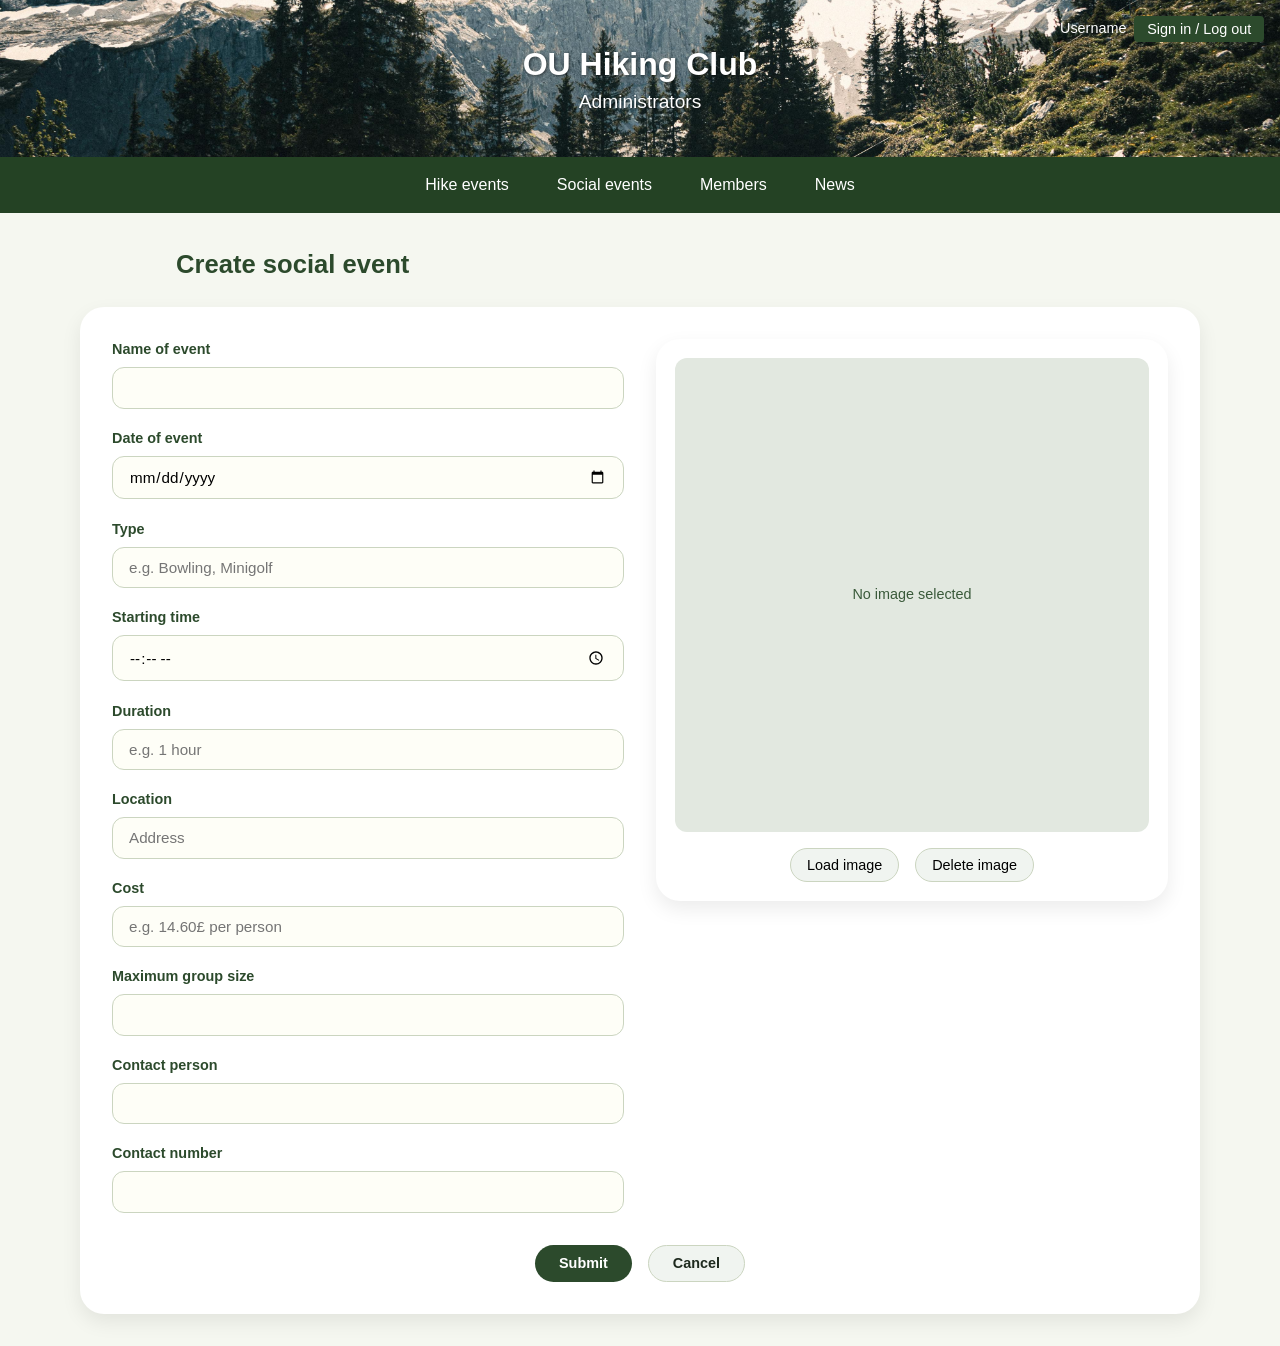
<file: add_event.html>
<!DOCTYPE html>
<html lang="en">
<head>
    <meta charset="utf-8" />
    <meta name="viewport" content="width=device-width, initial-scale=1.0, viewport-fit=cover" />
    <link rel="stylesheet" href="style.css" />
    <link rel="preload" as="image" href="./imgs/header.jpg" type="image/jpeg">
    <title>OU Hiking Club - Add social event</title>
</head>
<body>
    <header>
        <div class="user-info">
            <span>Username</span>
            <button type="button" aria-label="Sign in or log out">Sign in / Log out</button>
        </div>
        <button type="button" id="mobile-nav" aria-label="Navigation">☰</button>
        <div class="header-title">
            <h1>OU Hiking Club</h1>
            <h2>Administrators</h2>
        </div>
        <button type="button" id="options" aria-label="Options">⋮</button>
    </header>

    <nav>
        <a href="index.html">Hike events</a>
        <a href="social_events.html">Social events</a>
        <a href="members.html">Members</a>
        <a href="news.html">News</a>
    </nav>

    <main>
        <h3 class="forms-heading">Create social event</h3>
        <form action="https://students.open.ac.uk/mct/tt284/reflect/reflect.php" method="post" enctype="multipart/form-data">
            <input type="hidden" name="SessionIdentifier" value="db34-af22-bcda6836-8070"/>

            <div class="form-columns">
                <!-- Linke Spalte: Eingabefelder -->
                <div class="column">
                    <div class="small-field">
                        <label for="event_name">Name of event</label>
                        <input type="text" id="event_name" name="event_name" required />
                    </div>
                    <div class="small-field">
                        <label for="date">Date of event</label>
                        <input type="date" id="date" name="date" required />
                    </div>
                    <div class="small-field">
                        <label for="type">Type</label>
                        <input type="text" id="type" name="type" placeholder="e.g. Bowling, Minigolf" />
                    </div>
                    <div class="small-field">
                        <label for="start_time">Starting time</label>
                        <input type="time" id="start_time" name="start_time" required />
                    </div>
                    <div class="small-field">
                        <label for="duration">Duration</label>
                        <input type="text" id="duration" name="duration" placeholder="e.g. 1 hour" />
                    </div>
                    <div class="small-field">
                        <label for="location">Location</label>
                        <input type="text" id="location" name="location" placeholder="Address" />
                    </div>
                    <div class="small-field">
                        <label for="cost">Cost</label>
                        <input type="text" id="cost" name="cost" placeholder="e.g. 14.60£ per person" />
                    </div>
                    <div class="small-field">
                        <label for="max_group">Maximum group size</label>
                        <input type="number" id="max_group" name="max_group" />
                    </div>
                    <div class="small-field">
                        <label for="contact_person">Contact person</label>
                        <input type="text" id="contact_person" name="contact_person" />
                    </div>
                    <div class="small-field">
                        <label for="contact_number">Contact number</label>
                        <input type="tel" id="contact_number" name="contact_number" />
                    </div>
                </div>

                <!-- Rechte Spalte: Bild-Upload -->
                <div class="column">
                    <div class="upload-area">
                        <div class="preview" id="imagePreview">
                            <div class="placeholder">No image selected</div>
                        </div>
                        <div class="upload-actions">
                            <button type="button" id="loadImageBtn">Load image</button>
                            <button type="button" id="deleteImageBtn">Delete image</button>
                        </div>
                        <input type="file" id="imageUpload" accept="image/jpeg,image/png,image/jpg" style="display: none;" />
                        <input type="hidden" name="event_image" id="event_image" value="" />
                    </div>
                </div>
            </div>

            <div class="buttons">
                <button type="submit">Submit</button>
                <button type="reset" onclick="window.location.href='./social_events.html'">Cancel</button>
            </div>
        </form>
    </main>

    <script>
        // Mobile Navigation Toggle
        const mobileNavBtn = document.getElementById('mobile-nav');
        const navMenu = document.querySelector('nav');
        function toggleMobileNav() {
            if (!navMenu) return;
            navMenu.classList.toggle('show');
            if (navMenu.classList.contains('show')) {
                navMenu.style.display = 'flex';
                navMenu.style.flexDirection = 'column';
                navMenu.style.alignItems = 'center';
            } else {
                navMenu.style.display = '';
            }
        }
        if (mobileNavBtn && navMenu) {
            mobileNavBtn.addEventListener('click', toggleMobileNav);
            const navLinks = navMenu.querySelectorAll('a');
            navLinks.forEach(link => {
                link.addEventListener('click', () => {
                    if (window.innerWidth <= 768) {
                        navMenu.classList.remove('show');
                        navMenu.style.display = '';
                    }
                });
            });
        }

        // Bild-Upload Logik
        const loadBtn = document.getElementById('loadImageBtn');
        const deleteBtn = document.getElementById('deleteImageBtn');
        const fileInput = document.getElementById('imageUpload');
        const previewDiv = document.getElementById('imagePreview');
        const hiddenImage = document.getElementById('event_image');

        loadBtn.addEventListener('click', () => fileInput.click());
        fileInput.addEventListener('change', (e) => {
            const file = e.target.files[0];
            if (file) {
                const reader = new FileReader();
                reader.onload = (ev) => {
                    previewDiv.innerHTML = `<img src="${ev.target.result}" alt="Event image">`;
                    hiddenImage.value = ev.target.result;
                };
                reader.readAsDataURL(file);
            }
        });
        deleteBtn.addEventListener('click', () => {
            previewDiv.innerHTML = '<div class="placeholder">No image selected</div>';
            fileInput.value = '';
            hiddenImage.value = '';
        });
    </script>
</body>
</html>
</file>
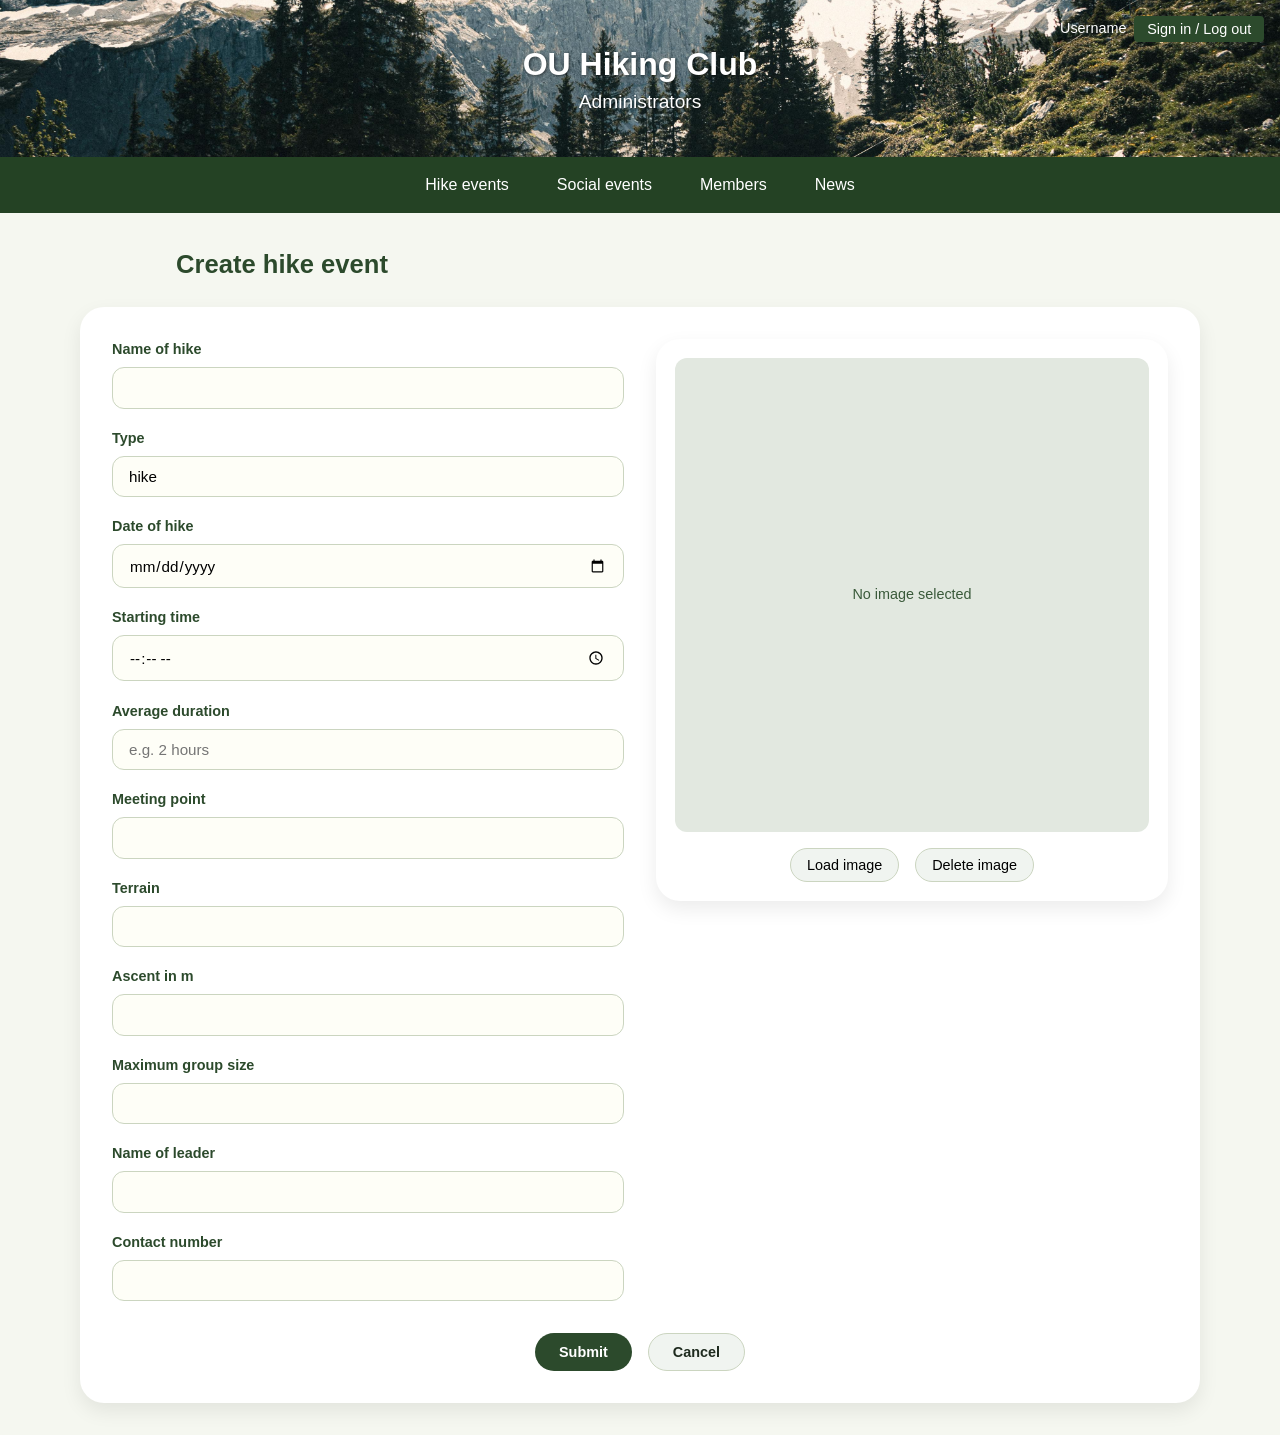
<file: add_hike.html>
<!DOCTYPE html>
<html lang="en">
<head>
    <meta charset="utf-8" />
    <meta name="viewport" content="width=device-width, initial-scale=1.0, viewport-fit=cover" />
    <link rel="stylesheet" href="style.css" />
    <link rel="preload" as="image" href="./imgs/header.jpg" type="image/jpeg">
    <title>OU Hiking Club - Add hike</title>
</head>
<body>
    <header>
        <div class="user-info">
            <span>Username</span>
            <button type="button" aria-label="Sign in or log out">Sign in / Log out</button>
        </div>
        <button type="button" id="mobile-nav" aria-label="Navigation">☰</button>
        <div class="header-title">
            <h1>OU Hiking Club</h1>
            <h2>Administrators</h2>
        </div>
        <button type="button" id="options" aria-label="Options">⋮</button>
    </header>

    <nav>
        <a href="index.html">Hike events</a>
        <a href="social_events.html">Social events</a>
        <a href="members.html">Members</a>
        <a href="news.html">News</a>
    </nav>

    <main>
        <h3 class="forms-heading">Create hike event</h3>
        <form action="https://students.open.ac.uk/mct/tt284/reflect/reflect.php" method="post" enctype="multipart/form-data">
            <input type="hidden" name="SessionIdentifier" value="db34-af22-bcda6836-8070"/>

            <div class="form-columns">
                <!-- Linke Spalte: Eingabefelder -->
                <div class="column">
                    <div class="small-field">
                        <label for="hike_name">Name of hike</label>
                        <input type="text" id="hike_name" name="hike_name" required />
                    </div>
                    <div class="small-field">
                        <label for="type">Type</label>
                        <input type="text" id="type" name="type" value="hike" readonly />
                    </div>
                    <div class="small-field">
                        <label for="date">Date of hike</label>
                        <input type="date" id="date" name="date" required />
                    </div>
                    <div class="small-field">
                        <label for="start_time">Starting time</label>
                        <input type="time" id="start_time" name="start_time" required />
                    </div>
                    <div class="small-field">
                        <label for="duration">Average duration</label>
                        <input type="text" id="duration" name="duration" placeholder="e.g. 2 hours" />
                    </div>
                    <div class="small-field">
                        <label for="meeting_point">Meeting point</label>
                        <input type="text" id="meeting_point" name="meeting_point" />
                    </div>
                    <div class="small-field">
                        <label for="terrain">Terrain</label>
                        <input type="text" id="terrain" name="terrain" />
                    </div>
                    <div class="small-field">
                        <label for="ascent">Ascent in m</label>
                        <input type="number" id="ascent" name="ascent" step="10" />
                    </div>
                    <div class="small-field">
                        <label for="max_group">Maximum group size</label>
                        <input type="number" id="max_group" name="max_group" />
                    </div>
                    <div class="small-field">
                        <label for="leader">Name of leader</label>
                        <input type="text" id="leader" name="leader" />
                    </div>
                    <div class="small-field">
                        <label for="contact">Contact number</label>
                        <input type="tel" id="contact" name="contact" />
                    </div>
                </div>

                <!-- Rechte Spalte: Nur Bild-Upload (kein Kalender mehr) -->
                <div class="column">
                    <div class="upload-area">
                        <div class="preview" id="imagePreview">
                            <div class="placeholder">No image selected</div>
                        </div>
                        <div class="upload-actions">
                            <button type="button" id="loadImageBtn">Load image</button>
                            <button type="button" id="deleteImageBtn">Delete image</button>
                        </div>
                        <input type="file" id="imageUpload" accept="image/jpeg,image/png,image/jpg" style="display: none;" />
                        <input type="hidden" name="hike_image" id="hike_image" value="" />
                    </div>
                </div>
            </div>

            <div class="buttons">
                <button type="submit">Submit</button>
                <button type="reset" onclick="window.location.href='./index.html'">Cancel</button>
            </div>
        </form>
    </main>

    <script>
        // Mobile Navigation Toggle (wie auf allen anderen Seiten)
        const mobileNavBtn = document.getElementById('mobile-nav');
        const navMenu = document.querySelector('nav');
        function toggleMobileNav() {
            if (!navMenu) return;
            navMenu.classList.toggle('show');
            if (navMenu.classList.contains('show')) {
                navMenu.style.display = 'flex';
                navMenu.style.flexDirection = 'column';
                navMenu.style.alignItems = 'center';
            } else {
                navMenu.style.display = '';
            }
        }
        if (mobileNavBtn && navMenu) {
            mobileNavBtn.addEventListener('click', toggleMobileNav);
            const navLinks = navMenu.querySelectorAll('a');
            navLinks.forEach(link => {
                link.addEventListener('click', () => {
                    if (window.innerWidth <= 768) {
                        navMenu.classList.remove('show');
                        navMenu.style.display = '';
                    }
                });
            });
        }

        // Bild-Upload Logik (unverändert)
        const loadBtn = document.getElementById('loadImageBtn');
        const deleteBtn = document.getElementById('deleteImageBtn');
        const fileInput = document.getElementById('imageUpload');
        const previewDiv = document.getElementById('imagePreview');
        const hiddenImage = document.getElementById('hike_image');

        loadBtn.addEventListener('click', () => fileInput.click());
        fileInput.addEventListener('change', (e) => {
            const file = e.target.files[0];
            if (file) {
                const reader = new FileReader();
                reader.onload = (ev) => {
                    previewDiv.innerHTML = `<img src="${ev.target.result}" alt="Hike image">`;
                    hiddenImage.value = ev.target.result;
                };
                reader.readAsDataURL(file);
            }
        });
        deleteBtn.addEventListener('click', () => {
            previewDiv.innerHTML = '<div class="placeholder">No image selected</div>';
            fileInput.value = '';
            hiddenImage.value = '';
        });
    </script>
</body>
</html>
</file>
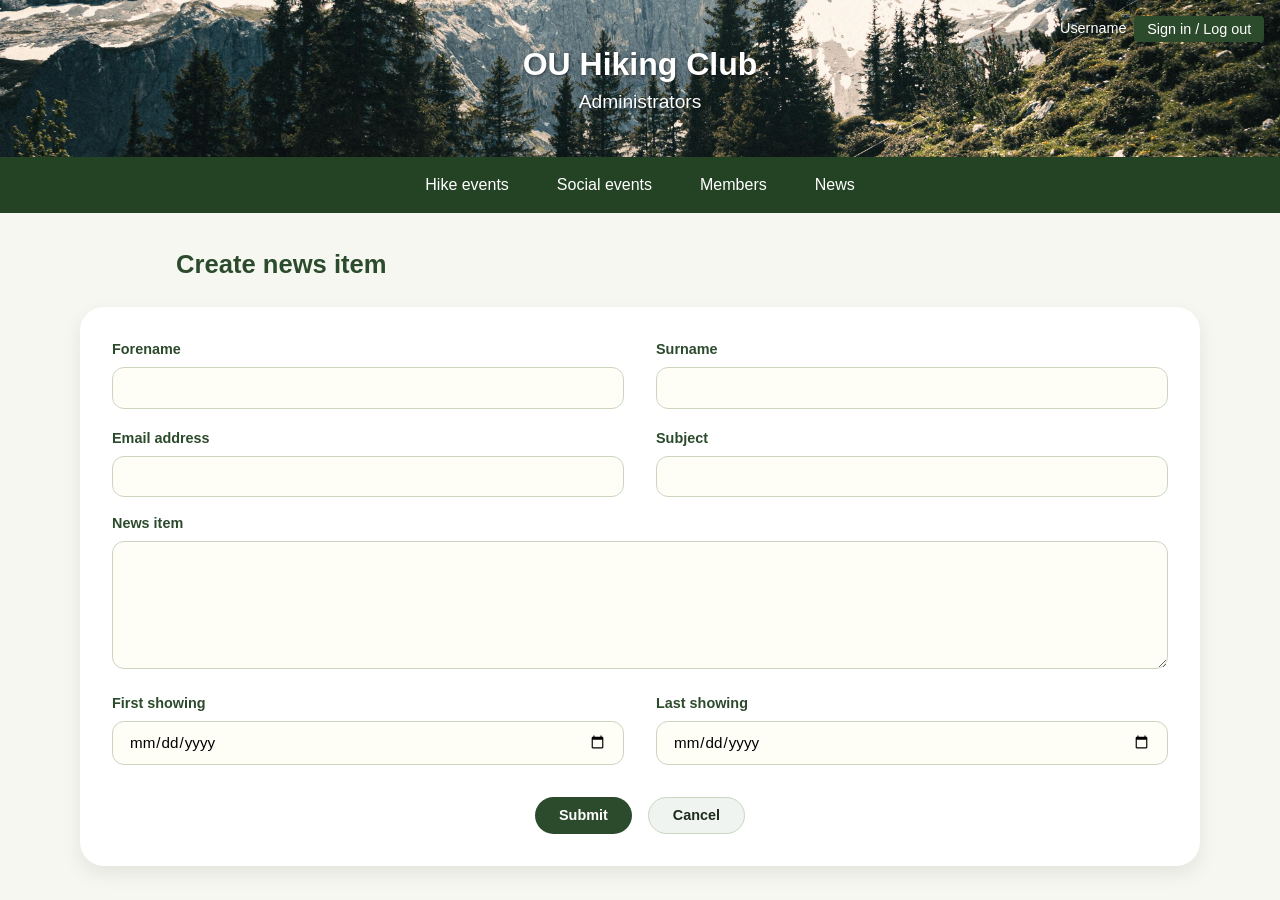
<file: add_news.html>
<!DOCTYPE html>
<html lang="en">
<head>
    <meta charset="utf-8" />
    <meta name="viewport" content="width=device-width, initial-scale=1.0, viewport-fit=cover" />
    <link rel="stylesheet" href="style.css" />
    <link rel="preload" as="image" href="./imgs/header.jpg" type="image/jpeg">
    <title>OU Hiking Club - Add news</title>
</head>
<body>
    <header>
        <div class="user-info">
            <span>Username</span>
            <button type="button" aria-label="Sign in or log out">Sign in / Log out</button>
        </div>
        <button type="button" id="mobile-nav" aria-label="Navigation">☰</button>
        <div class="header-title">
            <h1>OU Hiking Club</h1>
            <h2>Administrators</h2>
        </div>
        <button type="button" id="options" aria-label="Options">⋮</button>
    </header>

    <nav>
        <a href="index.html">Hike events</a>
        <a href="social_events.html">Social events</a>
        <a href="members.html">Members</a>
        <a href="news.html">News</a>
    </nav>

    <main>
        <h3 class="forms-heading">Create news item</h3>
        <form action="https://students.open.ac.uk/mct/tt284/reflect/reflect.php" method="post" enctype="multipart/form-data">
            <input type="hidden" name="SessionIdentifier" value="db34-af22-bcda6836-8070"/>

            <!-- Erste Zeile: zwei Spalten -->
            <div class="form-columns">
                <div class="column">
                    <div class="small-field">
                        <label for="forename">Forename</label>
                        <input type="text" id="forename" name="forename" required />
                    </div>
                    <div class="small-field">
                        <label for="email">Email address</label>
                        <input type="email" id="email" name="email" required />
                    </div>
                </div>
                <div class="column">
                    <div class="small-field">
                        <label for="surname">Surname</label>
                        <input type="text" id="surname" name="surname" required />
                    </div>
                    <div class="small-field">
                        <label for="subject">Subject</label>
                        <input type="text" id="subject" name="subject" required />
                    </div>
                </div>
            </div>

            <!-- Großes Textfeld (News item) -->
            <div class="full-field">
                <label for="news_item">News item</label>
                <textarea id="news_item" name="news_item" maxlength="2000" rows="6"></textarea>
            </div>

            <!-- Datumsfelder (nebeneinander) -->
            <div class="form-columns" style="margin-top: 1.5rem;">
                <div class="column">
                    <div class="small-field">
                        <label for="first_showing">First showing</label>
                        <input type="date" id="first_showing" name="first_showing" required />
                    </div>
                </div>
                <div class="column">
                    <div class="small-field">
                        <label for="last_showing">Last showing</label>
                        <input type="date" id="last_showing" name="last_showing" required />
                    </div>
                </div>
            </div>

            <!-- Buttons -->
            <div class="buttons">
                <button type="submit">Submit</button>
                <button type="reset" onclick="window.location.href='./news.html'">Cancel</button>
            </div>
        </form>
    </main>

    <script>
        // Mobile Navigation Toggle
        const mobileNavBtn = document.getElementById('mobile-nav');
        const navMenu = document.querySelector('nav');
        function toggleMobileNav() {
            if (!navMenu) return;
            navMenu.classList.toggle('show');
            if (navMenu.classList.contains('show')) {
                navMenu.style.display = 'flex';
                navMenu.style.flexDirection = 'column';
                navMenu.style.alignItems = 'center';
            } else {
                navMenu.style.display = '';
            }
        }
        if (mobileNavBtn && navMenu) {
            mobileNavBtn.addEventListener('click', toggleMobileNav);
            const navLinks = navMenu.querySelectorAll('a');
            navLinks.forEach(link => {
                link.addEventListener('click', () => {
                    if (window.innerWidth <= 768) {
                        navMenu.classList.remove('show');
                        navMenu.style.display = '';
                    }
                });
            });
        }
    </script>
</body>
</html>
</file>
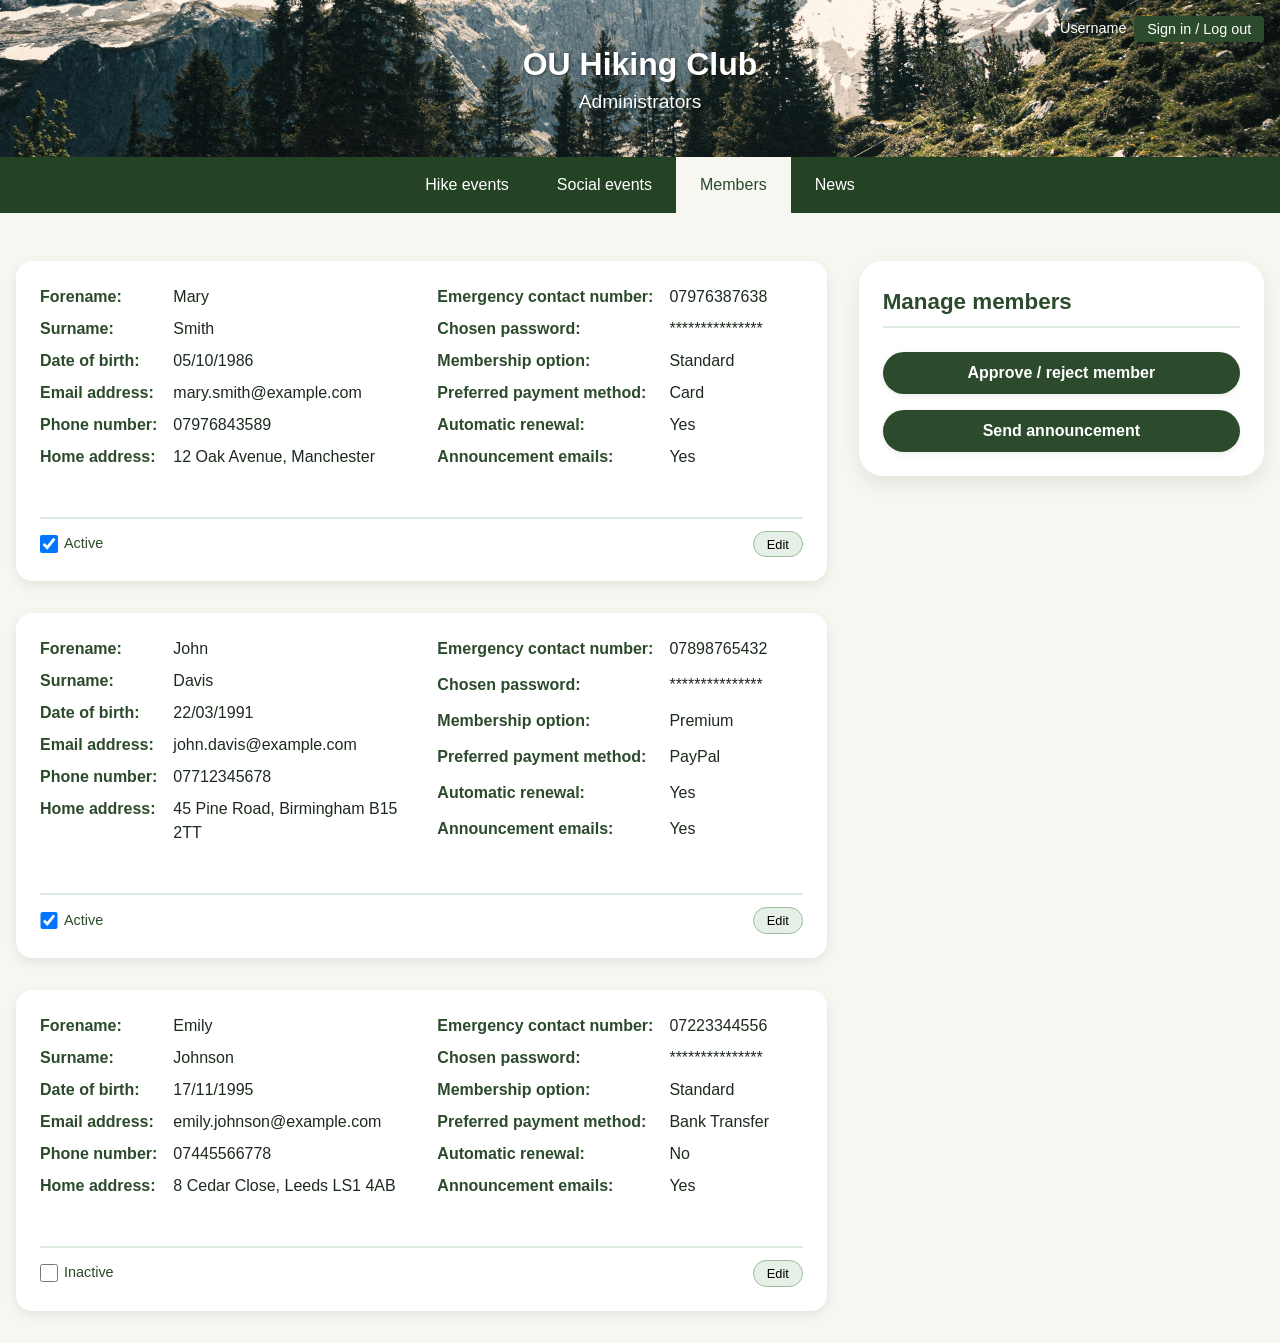
<file: members.html>
<!DOCTYPE html>
<html lang="en">
<head>
    <meta charset="UTF-8">
    <meta name="viewport" content="width=device-width, initial-scale=1.0, viewport-fit=cover">
    <title>OU Hiking Club | Members</title>
    <link rel="stylesheet" href="style.css">
	<link rel="preload" as="image" href="./imgs/header.jpg" type="image/jpeg">
</head>
<body>
    <header>
        <div class="user-info">
            <span>Username</span>
            <button type="button" aria-label="Sign in or log out">Sign in / Log out</button>
        </div>
        <button type="button" id="mobile-nav" aria-label="Navigation">☰</button>
        <div class="header-title">
            <h1>OU Hiking Club</h1>
            <h2>Administrators</h2>
        </div>
        <button type="button" id="options" aria-label="Options">⋮</button>
    </header>

    <nav>
        <a href="index.html">Hike events</a>
        <a href="social_events.html">Social events</a>
        <a href="members.html" class="active">Members</a>
        <a href="news.html">News</a>
    </nav>

    <main>
        <div class="main-layout">
            <div class="cards-container">
                <!-- Mitglied 1 -->
                <article class="card card--member">
                    <div class="member-details">
                        <dl>
                            <dt>Forename:</dt><dd>Mary</dd>
                            <dt>Surname:</dt><dd>Smith</dd>
                            <dt>Date of birth:</dt><dd>05/10/1986</dd>
                            <dt>Email address:</dt><dd>mary.smith@example.com</dd>
                            <dt>Phone number:</dt><dd>07976843589</dd>
                            <dt>Home address:</dt><dd>12 Oak Avenue, Manchester</dd>
                        </dl>
                        <dl>
                            <dt>Emergency contact number:</dt><dd>07976387638</dd>
                            <dt>Chosen password:</dt><dd>***************</dd>
                            <dt>Membership option:</dt><dd>Standard</dd>
                            <dt>Preferred payment method:</dt><dd>Card</dd>
                            <dt>Automatic renewal:</dt><dd>Yes</dd>
                            <dt>Announcement emails:</dt><dd>Yes</dd>
                        </dl>
                    </div>
                    <div class="member-footer">
                        <div class="active-checkbox">
                            <input type="checkbox" class="active-checkbox-input" id="activeCheck1" checked>
                            <label id="activeLabel1">Active</label>
                        </div>
                        <div class="button-group">
                            <button type="button" class="edit-btn">Edit</button>
                        </div>
                    </div>
                </article>

                <!-- Mitglied 2 -->
                <article class="card card--member">
                    <div class="member-details">
                        <dl>
                            <dt>Forename:</dt><dd>John</dd>
                            <dt>Surname:</dt><dd>Davis</dd>
                            <dt>Date of birth:</dt><dd>22/03/1991</dd>
                            <dt>Email address:</dt><dd>john.davis@example.com</dd>
                            <dt>Phone number:</dt><dd>07712345678</dd>
                            <dt>Home address:</dt><dd>45 Pine Road, Birmingham B15 2TT</dd>
                        </dl>
                        <dl>
                            <dt>Emergency contact number:</dt><dd>07898765432</dd>
                            <dt>Chosen password:</dt><dd>***************</dd>
                            <dt>Membership option:</dt><dd>Premium</dd>
                            <dt>Preferred payment method:</dt><dd>PayPal</dd>
                            <dt>Automatic renewal:</dt><dd>Yes</dd>
                            <dt>Announcement emails:</dt><dd>Yes</dd>
                        </dl>
                    </div>
                    <div class="member-footer">
                        <div class="active-checkbox">
                            <input type="checkbox" class="active-checkbox-input" id="activeCheck2" checked>
                            <label id="activeLabel2">Active</label>
                        </div>
                        <div class="button-group">
                            <button type="button" class="edit-btn">Edit</button>
                        </div>
                    </div>
                </article>

                <!-- Mitglied 3 -->
                <article class="card card--member">
                    <div class="member-details">
                        <dl>
                            <dt>Forename:</dt><dd>Emily</dd>
                            <dt>Surname:</dt><dd>Johnson</dd>
                            <dt>Date of birth:</dt><dd>17/11/1995</dd>
                            <dt>Email address:</dt><dd>emily.johnson@example.com</dd>
                            <dt>Phone number:</dt><dd>07445566778</dd>
                            <dt>Home address:</dt><dd>8 Cedar Close, Leeds LS1 4AB</dd>
                        </dl>
                        <dl>
                            <dt>Emergency contact number:</dt><dd>07223344556</dd>
                            <dt>Chosen password:</dt><dd>***************</dd>
                            <dt>Membership option:</dt><dd>Standard</dd>
                            <dt>Preferred payment method:</dt><dd>Bank Transfer</dd>
                            <dt>Automatic renewal:</dt><dd>No</dd>
                            <dt>Announcement emails:</dt><dd>Yes</dd>
                        </dl>
                    </div>
                    <div class="member-footer">
                        <div class="active-checkbox">
                            <input type="checkbox" class="active-checkbox-input" id="activeCheck3">
                            <label id="activeLabel3">Active</label>
                        </div>
                        <div class="button-group">
                            <button type="button" class="edit-btn">Edit</button>
                        </div>
                    </div>
                </article>
            </div>

            <!-- Admin-Panel (rechte Spalte) -->
            <aside class="calendar-sidebar">
                <div class="admin-panel">
                    <h3>Manage members</h3>
                    <div class="admin-buttons action-btn-group">
                        <button class="action-btn" id="approveRejectBtn" onclick="window.location.href='./placeholder.html'">Approve / reject member</button>
                        <button class="action-btn" id="sendAnnouncementsBtn" onclick="window.location.href='./send_announcements.html'">Send announcement</button>
                    </div>
                </div>
            </aside>
        </div>
    </main>

    <script>
        // Mobile Navigation (wie gehabt)
        const mobileNavBtn = document.getElementById('mobile-nav');
        const navMenu = document.querySelector('nav');
        function toggleMobileNav() {
            if (!navMenu) return;
            navMenu.classList.toggle('show');
            if (navMenu.classList.contains('show')) {
                navMenu.style.display = 'flex';
                navMenu.style.flexDirection = 'column';
                navMenu.style.alignItems = 'center';
            } else {
                navMenu.style.display = '';
            }
        }
        if (mobileNavBtn && navMenu) {
            mobileNavBtn.addEventListener('click', toggleMobileNav);
            const navLinks = navMenu.querySelectorAll('a');
            navLinks.forEach(link => {
                link.addEventListener('click', () => {
                    if (window.innerWidth <= 768) {
                        navMenu.classList.remove('show');
                        navMenu.style.display = '';
                    }
                });
            });
        }
        // Active-Checkbox Toggle
        function setupActiveToggle(checkboxId, labelId) {
            const checkbox = document.getElementById(checkboxId);
            const label = document.getElementById(labelId);
            if (!checkbox || !label) return;
            const updateLabel = () => { label.textContent = checkbox.checked ? 'Active' : 'Inactive'; };
            checkbox.addEventListener('change', updateLabel);
            updateLabel();
        }
        setupActiveToggle('activeCheck1', 'activeLabel1');
        setupActiveToggle('activeCheck2', 'activeLabel2');
        setupActiveToggle('activeCheck3', 'activeLabel3');
    </script>
</body>
</html>
</file>
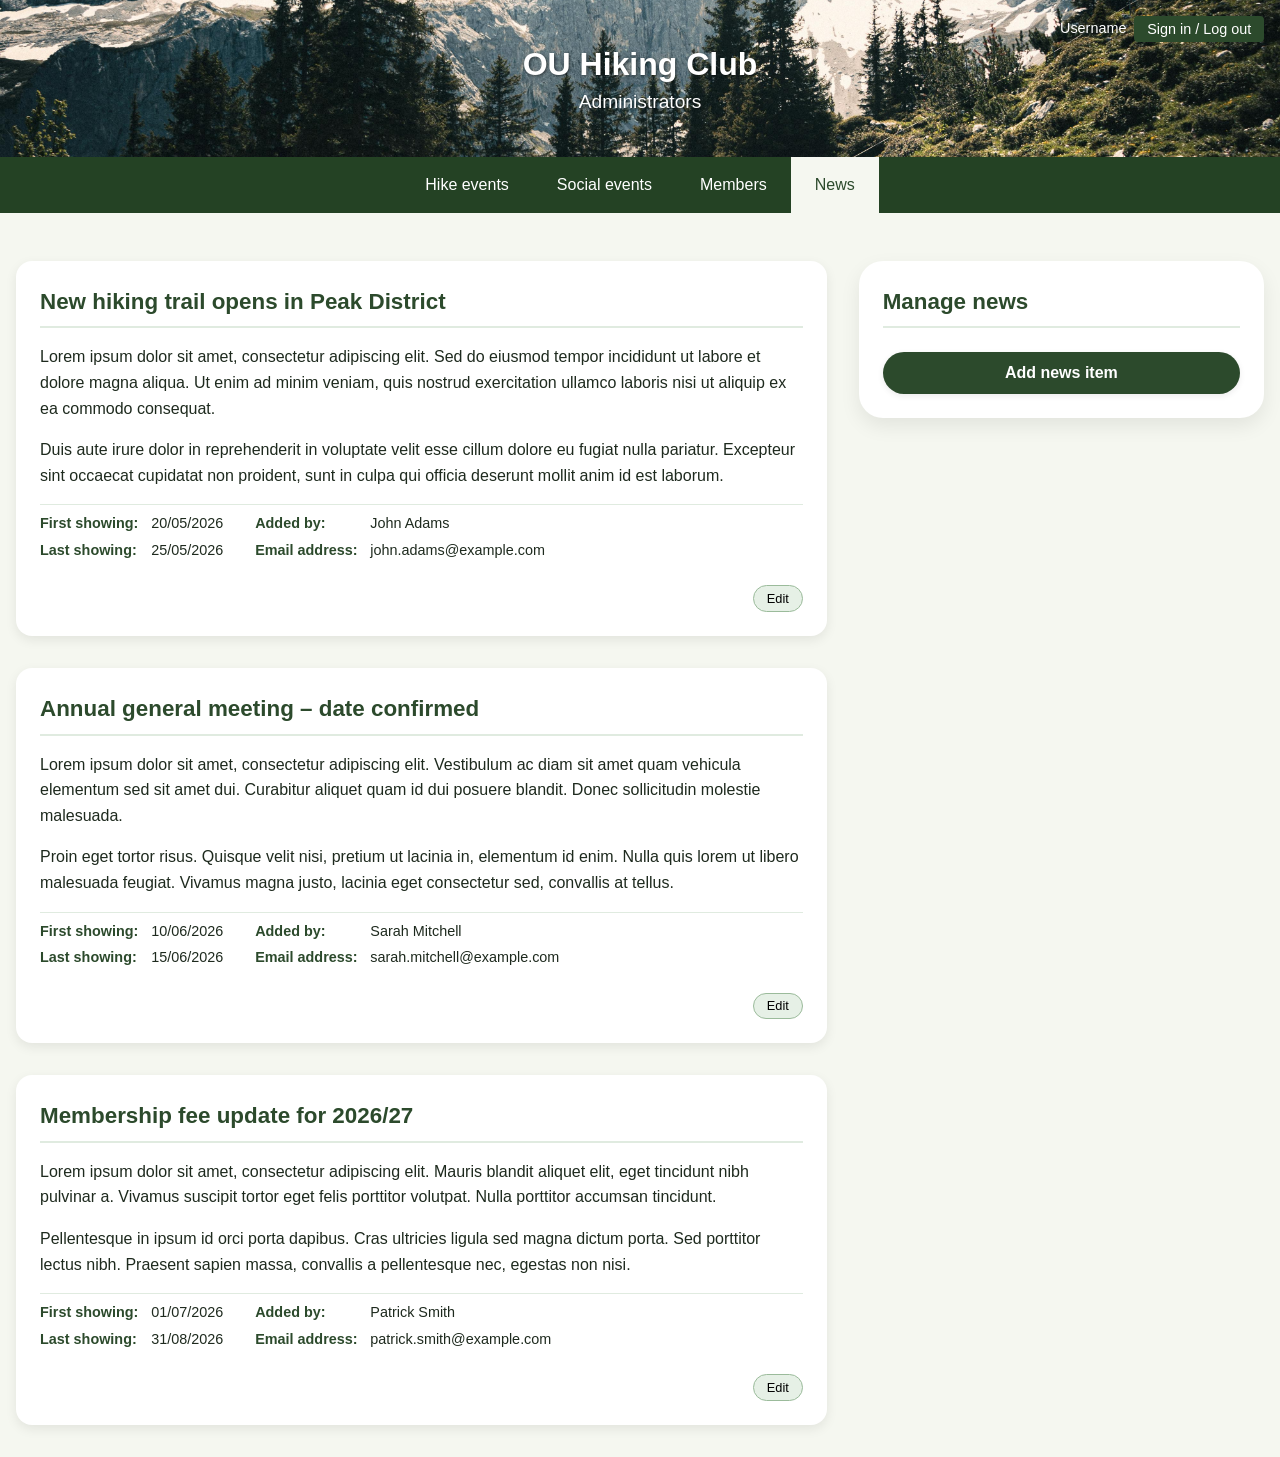
<file: news.html>
<!DOCTYPE html>
<html lang="en">
<head>
    <meta charset="UTF-8">
    <meta name="viewport" content="width=device-width, initial-scale=1.0, viewport-fit=cover">
    <title>OU Hiking Club | News</title>
    <link rel="stylesheet" href="style.css">
	<link rel="preload" as="image" href="./imgs/header.jpg" type="image/jpeg">
</head>
<body>
    <header>
        <div class="user-info">
            <span>Username</span>
            <button type="button" aria-label="Sign in or log out">Sign in / Log out</button>
        </div>
        <button type="button" id="mobile-nav" aria-label="Navigation">☰</button>
        <div class="header-title">
            <h1>OU Hiking Club</h1>
            <h2>Administrators</h2>
        </div>
        <button type="button" id="options" aria-label="Options">⋮</button>
    </header>

    <nav>
        <a href="index.html">Hike events</a>
        <a href="social_events.html">Social events</a>
        <a href="members.html">Members</a>
        <a href="news.html" class="active">News</a>
    </nav>

    <main>
        <div class="main-layout">
            <div class="cards-container">
                <!-- News 1 -->
                <article class="card card--news">
                    <div class="event-content">
                        <div class="event-header">
                            <h3>New hiking trail opens in Peak District</h3>
                        </div>
                        <div class="news-content">
                            <p>Lorem ipsum dolor sit amet, consectetur adipiscing elit. Sed do eiusmod tempor incididunt ut labore et dolore magna aliqua. Ut enim ad minim veniam, quis nostrud exercitation ullamco laboris nisi ut aliquip ex ea commodo consequat.</p>
                            <p>Duis aute irure dolor in reprehenderit in voluptate velit esse cillum dolore eu fugiat nulla pariatur. Excepteur sint occaecat cupidatat non proident, sunt in culpa qui officia deserunt mollit anim id est laborum.</p>
                        </div>
                        <div class="news-metadata">
                            <dl>
                                <dt>First showing:</dt><dd>20/05/2026</dd>
                                <dt>Last showing:</dt><dd>25/05/2026</dd>
                            </dl>
                            <dl>
                                <dt>Added by:</dt><dd>John Adams</dd>
                                <dt>Email address:</dt><dd>john.adams@example.com</dd>
                            </dl>
                        </div>
                        <div class="member-footer">
                            <div class="button-group">
                                <button type="button" class="edit-btn">Edit</button>
                            </div>
                        </div>
                    </div>
                </article>

                <!-- News 2 -->
                <article class="card card--news">
                    <div class="event-content">
                        <div class="event-header">
                            <h3>Annual general meeting – date confirmed</h3>
                        </div>
                        <div class="news-content">
                            <p>Lorem ipsum dolor sit amet, consectetur adipiscing elit. Vestibulum ac diam sit amet quam vehicula elementum sed sit amet dui. Curabitur aliquet quam id dui posuere blandit. Donec sollicitudin molestie malesuada.</p>
                            <p>Proin eget tortor risus. Quisque velit nisi, pretium ut lacinia in, elementum id enim. Nulla quis lorem ut libero malesuada feugiat. Vivamus magna justo, lacinia eget consectetur sed, convallis at tellus.</p>
                        </div>
                        <div class="news-metadata">
                            <dl>
                                <dt>First showing:</dt><dd>10/06/2026</dd>
                                <dt>Last showing:</dt><dd>15/06/2026</dd>
                            </dl>
                            <dl>
                                <dt>Added by:</dt><dd>Sarah Mitchell</dd>
                                <dt>Email address:</dt><dd>sarah.mitchell@example.com</dd>
                            </dl>
                        </div>
                        <div class="member-footer">
                            <div class="button-group">
                                <button type="button" class="edit-btn">Edit</button>
                            </div>
                        </div>
                    </div>
                </article>

                <!-- News 3 -->
                <article class="card card--news">
                    <div class="event-content">
                        <div class="event-header">
                            <h3>Membership fee update for 2026/27</h3>
                        </div>
                        <div class="news-content">
                            <p>Lorem ipsum dolor sit amet, consectetur adipiscing elit. Mauris blandit aliquet elit, eget tincidunt nibh pulvinar a. Vivamus suscipit tortor eget felis porttitor volutpat. Nulla porttitor accumsan tincidunt.</p>
                            <p>Pellentesque in ipsum id orci porta dapibus. Cras ultricies ligula sed magna dictum porta. Sed porttitor lectus nibh. Praesent sapien massa, convallis a pellentesque nec, egestas non nisi.</p>
                        </div>
                        <div class="news-metadata">
                            <dl>
                                <dt>First showing:</dt><dd>01/07/2026</dd>
                                <dt>Last showing:</dt><dd>31/08/2026</dd>
                            </dl>
                            <dl>
                                <dt>Added by:</dt><dd>Patrick Smith</dd>
                                <dt>Email address:</dt><dd>patrick.smith@example.com</dd>
                            </dl>
                        </div>
                        <div class="member-footer">
                            <div class="button-group">
                                <button type="button" class="edit-btn">Edit</button>
                            </div>
                        </div>
                    </div>
                </article>
            </div>

            <aside class="calendar-sidebar">
                <div class="admin-panel">
                    <h3>Manage news</h3>
                    <div class="admin-buttons action-btn-group">
                        <button class="action-btn" id="addNewsBtn" onclick="window.location.href='./add_news.html'">Add news item</button>
                    </div>
                </div>
            </aside>
        </div>
    </main>

    <script>
        // Mobile Navigation (wie gehabt)
        const mobileNavBtn = document.getElementById('mobile-nav');
        const navMenu = document.querySelector('nav');
        function toggleMobileNav() {
            if (!navMenu) return;
            navMenu.classList.toggle('show');
            if (navMenu.classList.contains('show')) {
                navMenu.style.display = 'flex';
                navMenu.style.flexDirection = 'column';
                navMenu.style.alignItems = 'center';
            } else {
                navMenu.style.display = '';
            }
        }
        if (mobileNavBtn && navMenu) {
            mobileNavBtn.addEventListener('click', toggleMobileNav);
            const navLinks = navMenu.querySelectorAll('a');
            navLinks.forEach(link => {
                link.addEventListener('click', () => {
                    if (window.innerWidth <= 768) {
                        navMenu.classList.remove('show');
                        navMenu.style.display = '';
                    }
                });
            });
        }
    </script>
</body>
</html>
</file>
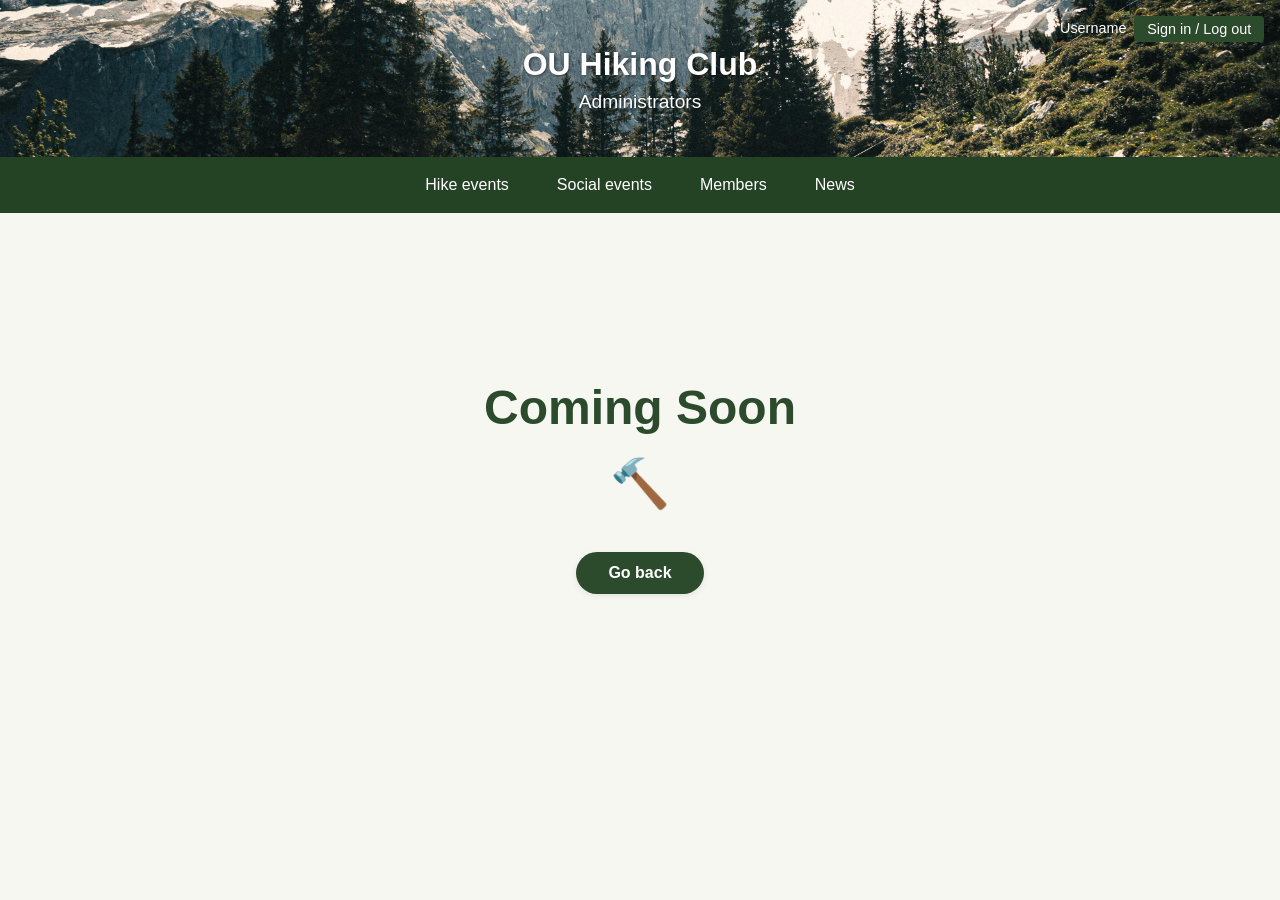
<file: placeholder.html>
<!DOCTYPE html>
<html lang="en">
<head>
    <meta charset="UTF-8">
    <meta name="viewport" content="width=device-width, initial-scale=1.0, viewport-fit=cover">
    <title>OU Hiking Club | Placeholder</title>
    <link rel="stylesheet" href="style.css">
	<link rel="preload" as="image" href="./imgs/header.jpg" type="image/jpeg">
</head>
<body>
    <header>
        <div class="user-info">
            <span>Username</span>
            <button type="button" aria-label="Sign in or log out">Sign in / Log out</button>
        </div>
        <button type="button" id="mobile-nav" aria-label="Navigation">☰</button>
        <div class="header-title">
            <h1>OU Hiking Club</h1>
            <h2>Administrators</h2>
        </div>
        <button type="button" id="options" aria-label="Options">⋮</button>
    </header>

    <nav>
        <a href="index.html">Hike events</a>
        <a href="social_events.html">Social events</a>
        <a href="members.html">Members</a>
        <a href="news.html">News</a>
    </nav>

	<main style="display: flex; flex-direction: column; align-items: center; justify-content: center; min-height: 60vh;">
		<h1 style="font-size: 3rem; color: #2c4a2c; margin-bottom: 2rem; display: flex; flex-direction: column; align-items: center;">
			<span>Coming Soon</span>
			<span style="margin-top: 0.25rem;">🔨</span>
		</h1>
		<button class="action-btn" style="width: auto; padding: 0.75rem 2rem;" onclick="history.back()">Go back</button>
	</main>

    <script>
        // Mobile Navigation (wie gehabt)
        const mobileNavBtn = document.getElementById('mobile-nav');
        const navMenu = document.querySelector('nav');
        function toggleMobileNav() {
            if (!navMenu) return;
            navMenu.classList.toggle('show');
            if (navMenu.classList.contains('show')) {
                navMenu.style.display = 'flex';
                navMenu.style.flexDirection = 'column';
                navMenu.style.alignItems = 'center';
            } else {
                navMenu.style.display = '';
            }
        }
        if (mobileNavBtn && navMenu) {
            mobileNavBtn.addEventListener('click', toggleMobileNav);
            const navLinks = navMenu.querySelectorAll('a');
            navLinks.forEach(link => {
                link.addEventListener('click', () => {
                    if (window.innerWidth <= 768) {
                        navMenu.classList.remove('show');
                        navMenu.style.display = '';
                    }
                });
            });
        }
    </script>
</body>
</html>
</file>
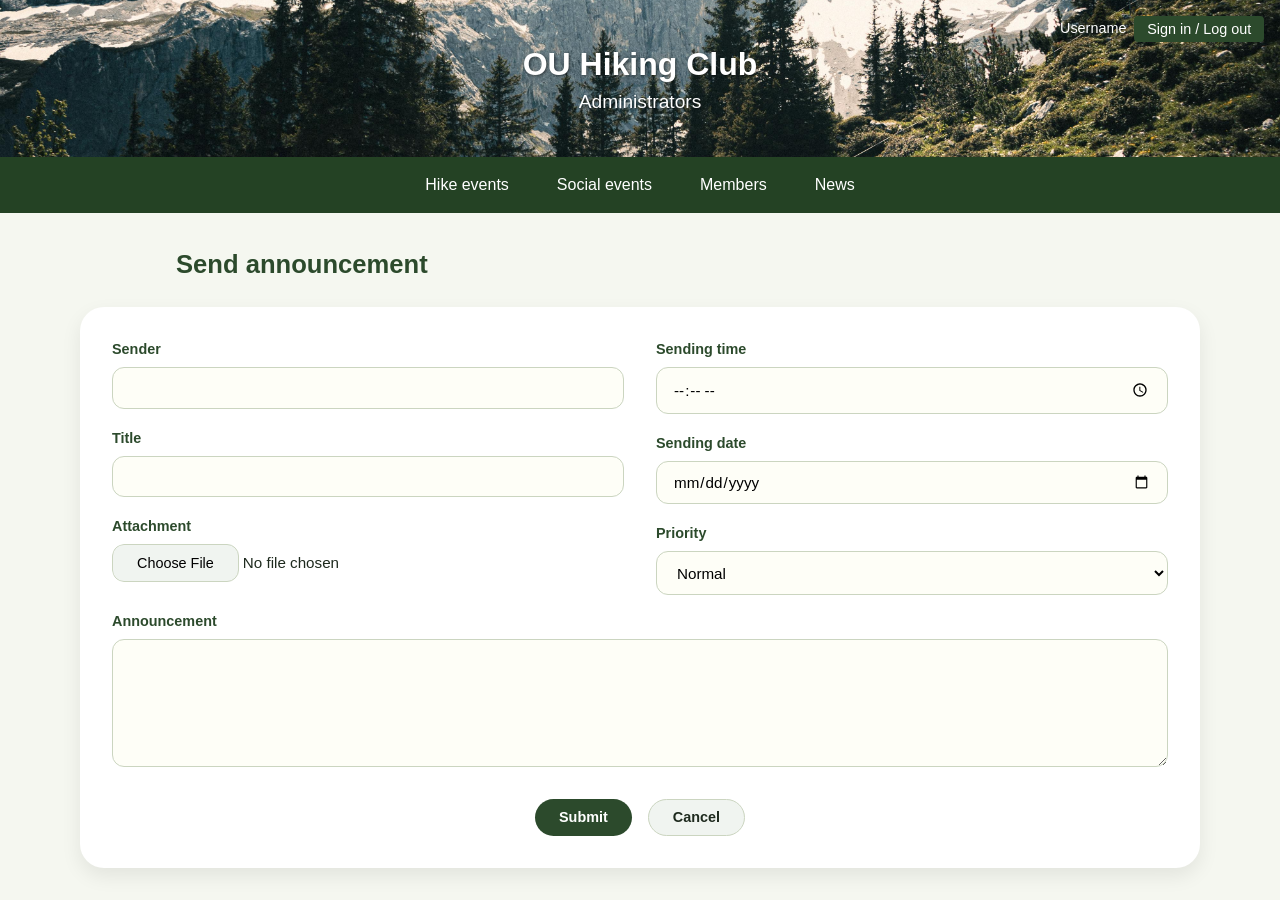
<file: send_announcements.html>
<!DOCTYPE html>
<html lang="en">
<head>
    <meta charset="utf-8" />
    <meta name="viewport" content="width=device-width, initial-scale=1.0, viewport-fit=cover" />
    <link rel="stylesheet" href="style.css" />
	<link rel="preload" as="image" href="./imgs/header.jpg" type="image/jpeg">
    <title>OU Hiking Club - Send announcement</title>
</head>
<body>
    <header>
        <div class="user-info">
            <span>Username</span>
            <button type="button" aria-label="Sign in or log out">Sign in / Log out</button>
        </div>
        <button type="button" id="mobile-nav" aria-label="Navigation">☰</button>
        <div class="header-title">
            <h1>OU Hiking Club</h1>
            <h2>Administrators</h2>
        </div>
        <button type="button" id="options" aria-label="Options">⋮</button>
    </header>

    <nav>
        <a href="index.html">Hike events</a>
        <a href="social_events.html">Social events</a>
        <a href="members.html">Members</a>
        <a href="news.html">News</a>
    </nav>

    <main>
        <h3 class="forms-heading">Send announcement</h3>
        <form action="https://students.open.ac.uk/mct/tt284/reflect/reflect.php" method="post" enctype="multipart/form-data">
            <input type="hidden" name="SessionIdentifier" value="db34-af22-bcda6836-8070"/>
            <div class="form-columns">
                <div class="column">
                    <div class="small-field">
                        <label for="sender">Sender</label>
                        <input type="text" id="sender" name="sender" />
                    </div>
                    <div class="small-field">
                        <label for="title">Title</label>
                        <input type="text" id="title" name="title" />
                    </div>
                    <div class="small-field">
                        <label for="attachment">Attachment</label>
                        <input type="file" id="attachment" name="attachment" />
                    </div>
                </div>
                <div class="column">
                    <div class="small-field">
                        <label for="sending-time">Sending time</label>
                        <input type="time" id="sending-time" name="sending-time" />
                    </div>
                    <div class="small-field">
                        <label for="sending-date">Sending date</label>
                        <input type="date" id="sending-date" name="sending-date" />
                    </div>
                    <div class="small-field">
                        <label for="priority">Priority</label>
                        <select id="priority" name="priority">
                            <option value="low">Low</option>
                            <option value="normal" selected>Normal</option>
                            <option value="high">High</option>
                        </select>
                    </div>
                </div>
            </div>
            <div class="full-field">
                <label for="announcement">Announcement</label>
                <textarea id="announcement" name="announcement" maxlength="200"></textarea>
            </div>
            <div class="buttons">
                <button type="submit">Submit</button>
                <button type="reset" onclick="window.location.href='./members.html'">Cancel</button>
            </div>
        </form>
    </main>

    <script>
        // Mobile Navigation Toggle (identisch zu anderen Seiten)
        const mobileNavBtn = document.getElementById('mobile-nav');
        const navMenu = document.querySelector('nav');

        function toggleMobileNav() {
            if (!navMenu) return;
            navMenu.classList.toggle('show');
            if (navMenu.classList.contains('show')) {
                navMenu.style.display = 'flex';
                navMenu.style.flexDirection = 'column';
                navMenu.style.alignItems = 'center';
            } else {
                navMenu.style.display = '';
            }
        }

        if (mobileNavBtn && navMenu) {
            mobileNavBtn.addEventListener('click', toggleMobileNav);
            const navLinks = navMenu.querySelectorAll('a');
            navLinks.forEach(link => {
                link.addEventListener('click', () => {
                    if (window.innerWidth <= 768) {
                        navMenu.classList.remove('show');
                        navMenu.style.display = '';
                    }
                });
            });
        }
    </script>
</body>
</html>
</file>
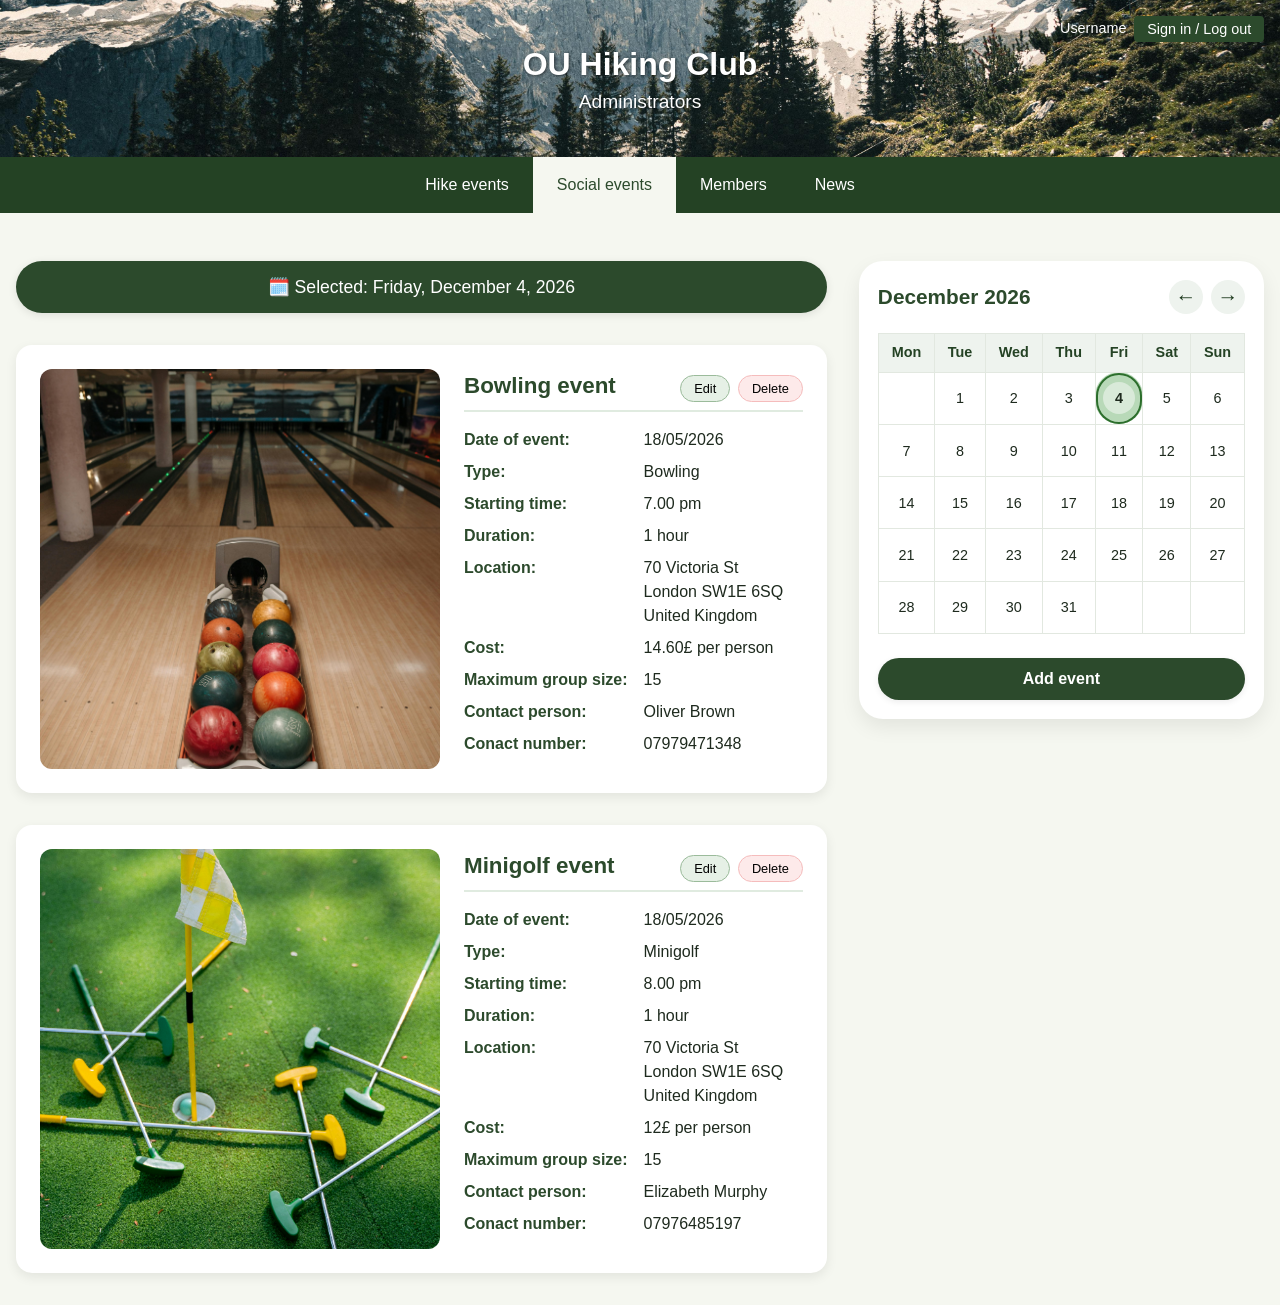
<file: social_events.html>
<!DOCTYPE html>
<html lang="en">
<head>
    <meta charset="UTF-8">
    <meta name="viewport" content="width=device-width, initial-scale=1.0, viewport-fit=cover">
    <title>OU Hiking Club | Social events</title>
    <link rel="stylesheet" href="style.css">
	<link rel="preload" as="image" href="./imgs/header.jpg" type="image/jpeg">
</head>
<body>
    <header>
        <div class="user-info">
            <span>Username</span>
            <button type="button" aria-label="Sign in or log out">Sign in / Log out</button>
        </div>
        <button type="button" id="mobile-nav" aria-label="Navigation">☰</button>
        <div class="header-title">
            <h1>OU Hiking Club</h1>
            <h2>Administrators</h2>
        </div>
        <button type="button" id="options" aria-label="Options">⋮</button>
    </header>

    <nav>
        <a href="index.html">Hike events</a>
        <a href="social_events.html" class="active">Social events</a>
        <a href="members.html">Members</a>
        <a href="news.html">News</a>
    </nav>

    <main>
        <div class="main-layout">
            <div class="cards-container">
                <div class="selected-date-header" id="selectedDateHeader">
                    <span>📅 Loading...</span>
                </div>
                <!-- Bowling Event -->
                <article class="card">
                    <div class="event-image">
                        <img src="imgs/bowling.jpg" alt="Bowling">
                    </div>
                    <div class="event-content">
                        <div class="event-header">
                            <h3>Bowling event</h3>
                            <div class="button-group" role="group" aria-label="Event actions">
                                <button type="button">Edit</button>
                                <button type="button">Delete</button>
                            </div>
                        </div>
                        <div class="event-details">
                            <dl>
                                <dt>Date of event:</dt><dd>18/05/2026</dd>
                                <dt>Type:</dt><dd>Bowling</dd>
                                <dt>Starting time:</dt><dd>7.00 pm</dd>
                                <dt>Duration:</dt><dd>1 hour</dd>
                                <dt>Location:</dt><dd>70 Victoria St<br>London SW1E 6SQ<br>United Kingdom</dd>
                                <dt>Cost:</dt><dd>14.60£ per person</dd>
                                <dt>Maximum group size:</dt><dd>15</dd>
                                <dt>Contact person:</dt><dd>Oliver Brown</dd>
                                <dt>Conact number:</dt><dd>07979471348</dd>
                            </dl>
                        </div>
                    </div>
                </article>
                <!-- Minigolf Event -->
                <article class="card">
                    <div class="event-image">
                        <img src="imgs/minigolf.jpg" alt="Minigolf">
                    </div>
                    <div class="event-content">
                        <div class="event-header">
                            <h3>Minigolf event</h3>
                            <div class="button-group" role="group" aria-label="Event actions">
                                <button type="button">Edit</button>
                                <button type="button">Delete</button>
                            </div>
                        </div>
                        <div class="event-details">
                            <dl>
                                <dt>Date of event:</dt><dd>18/05/2026</dd>
                                <dt>Type:</dt><dd>Minigolf</dd>
                                <dt>Starting time:</dt><dd>8.00 pm</dd>
                                <dt>Duration:</dt><dd>1 hour</dd>
                                <dt>Location:</dt><dd>70 Victoria St<br>London SW1E 6SQ<br>United Kingdom</dd>
                                <dt>Cost:</dt><dd>12£ per person</dd>
                                <dt>Maximum group size:</dt><dd>15</dd>
                                <dt>Contact person:</dt><dd>Elizabeth Murphy</dd>
                                <dt>Conact number:</dt><dd>07976485197</dd>
                            </dl>
                        </div>
                    </div>
                </article>
            </div>

            <aside class="calendar-sidebar">
                <div class="calendar">
                    <div id="calendar"></div>
                    <div class="action-btn-group">
                        <button type="button" class="action-btn" id="addEventBtn" onclick="window.location.href='./add_event.html'">Add event</button>
                    </div>
                </div>
            </aside>
        </div>
    </main>

    <script>
        // Mobile Navigation Toggle
        const mobileNavBtn = document.getElementById('mobile-nav');
        const navMenu = document.querySelector('nav');
        function toggleMobileNav() {
            if (!navMenu) return;
            navMenu.classList.toggle('show');
            if (navMenu.classList.contains('show')) {
                navMenu.style.display = 'flex';
                navMenu.style.flexDirection = 'column';
                navMenu.style.alignItems = 'center';
            } else {
                navMenu.style.display = '';
            }
        }
        if (mobileNavBtn && navMenu) {
            mobileNavBtn.addEventListener('click', toggleMobileNav);
            const navLinks = navMenu.querySelectorAll('a');
            navLinks.forEach(link => {
                link.addEventListener('click', () => {
                    if (window.innerWidth <= 768) {
                        navMenu.classList.remove('show');
                        navMenu.style.display = '';
                    }
                });
            });
        }
        
        // Kalender-Logik (vollständig aus index.html)
        let currentYear = new Date().getFullYear();
        let currentMonth = new Date().getMonth();
        let selectedDate = new Date();
        const calendarContainer = document.getElementById('calendar');
        const selectedDateHeader = document.getElementById('selectedDateHeader');
        function formatDateForHeader(date) {
            if (!date) return '📅 No date selected — click any day on the calendar';
            const options = { weekday: 'long', year: 'numeric', month: 'long', day: 'numeric' };
            return `🗓️ Selected: ${date.toLocaleDateString(undefined, options)}`;
        }
        function updateHeader() {
            if (selectedDateHeader) {
                selectedDateHeader.innerHTML = `<span>${formatDateForHeader(selectedDate)}</span>`;
            }
        }
        function renderCalendar() {
            if (!calendarContainer) return;
            const firstDayOfMonth = new Date(currentYear, currentMonth, 1);
            let firstWeekday = firstDayOfMonth.getDay();
            let startOffset = (firstWeekday === 0) ? 6 : firstWeekday - 1;
            const daysInMonth = new Date(currentYear, currentMonth + 1, 0).getDate();
            const weekdays = ['Mon', 'Tue', 'Wed', 'Thu', 'Fri', 'Sat', 'Sun'];
            const monthNames = ['January', 'February', 'March', 'April', 'May', 'June', 'July', 'August', 'September', 'October', 'November', 'December'];
            const today = new Date();
            const todayYear = today.getFullYear();
            const todayMonth = today.getMonth();
            const todayDate = today.getDate();
            let html = `<div class="calendar-header"><h3>${monthNames[currentMonth]} ${currentYear}</h3><div class="month-nav"><button type="button" id="prevMonthBtn">←</button><button type="button" id="nextMonthBtn">→</button></div></div><table><thead><tr>`;
            for (let wd of weekdays) html += `<th>${wd}</th>`;
            html += `<tr></thead><tbody><tr>`;
            let dayCounter = 1;
            for (let i = 0; i < startOffset; i++) html += `<td class="empty-cell"></td>`;
            for (let i = startOffset; i < 7; i++) {
                if (dayCounter > daysInMonth) break;
                const isToday = (currentYear === todayYear && currentMonth === todayMonth && dayCounter === todayDate);
                const isSelected = (selectedDate && selectedDate.getFullYear() === currentYear && selectedDate.getMonth() === currentMonth && selectedDate.getDate() === dayCounter);
                let additionalClass = '', spanClass = '';
                if (isToday) spanClass = 'today';
                if (isSelected) additionalClass = 'selected-date-cell';
                html += `<td class="calendar-day-cell ${additionalClass}" data-year="${currentYear}" data-month="${currentMonth}" data-day="${dayCounter}"><span class="${spanClass}">${dayCounter}</span></td>`;
                dayCounter++;
            }
            html += `</tr>`;
            while (dayCounter <= daysInMonth) {
                html += `<tr>`;
                for (let i = 0; i < 7; i++) {
                    if (dayCounter > daysInMonth) html += `<td class="empty-cell"></td>`;
                    else {
                        const isToday = (currentYear === todayYear && currentMonth === todayMonth && dayCounter === todayDate);
                        const isSelected = (selectedDate && selectedDate.getFullYear() === currentYear && selectedDate.getMonth() === currentMonth && selectedDate.getDate() === dayCounter);
                        let additionalClass = '', spanClass = '';
                        if (isToday) spanClass = 'today';
                        if (isSelected) additionalClass = 'selected-date-cell';
                        html += `<td class="calendar-day-cell ${additionalClass}" data-year="${currentYear}" data-month="${currentMonth}" data-day="${dayCounter}"><span class="${spanClass}">${dayCounter}</span></td>`;
                        dayCounter++;
                    }
                }
                html += `</tr>`;
            }
            html += `</tbody><table>`;
            calendarContainer.innerHTML = html;
            document.getElementById('prevMonthBtn')?.addEventListener('click', (e) => { e.stopPropagation(); changeMonth(-1); });
            document.getElementById('nextMonthBtn')?.addEventListener('click', (e) => { e.stopPropagation(); changeMonth(1); });
            attachDateSelectionEvents();
        }
        function attachDateSelectionEvents() {
            document.querySelectorAll('.calendar-day-cell').forEach(cell => {
                cell.removeEventListener('click', handleDayClick);
                cell.addEventListener('click', handleDayClick);
            });
        }
        function handleDayClick(event) {
            let targetCell = event.currentTarget;
            if (!targetCell?.dataset.year) return;
            const year = parseInt(targetCell.dataset.year), month = parseInt(targetCell.dataset.month), day = parseInt(targetCell.dataset.day);
            const newSelected = new Date(year, month, day);
            if (isNaN(newSelected.getTime())) return;
            selectedDate = newSelected;
            updateHeader();
            renderCalendar();
        }
        function changeMonth(delta) {
            let newMonth = currentMonth + delta, newYear = currentYear;
            if (newMonth < 0) { newMonth = 11; newYear--; }
            else if (newMonth > 11) { newMonth = 0; newYear++; }
            currentYear = newYear; currentMonth = newMonth;
            if (selectedDate && (selectedDate.getFullYear() !== currentYear || selectedDate.getMonth() !== currentMonth)) selectedDate = null;
            updateHeader();
            renderCalendar();
        }
        selectedDate = new Date();
        updateHeader();
        renderCalendar();
    </script>
</body>
</html>
</file>
<file: style.css>
/* ===== GLOBAL RESET ===== */
* {
    box-sizing: border-box;
    margin: 0;
    padding: 0;
}

body {
    font-family: 'Inter', Arial, sans-serif;
    background-color: #f5f7f0;
    color: #1e2a1e;
    line-height: 1.5;
    font-size: 16px;
}

/* HEADER */
header {
    background-image: url('./imgs/header.jpg');
    background-size: cover;
    background-position: center 30%;
    background-repeat: no-repeat;
    padding: 1rem;
    text-align: center;
    position: relative;
    color: white;
    background-color: #1e3a1e;
}
header > * {
    position: relative;
    z-index: 2;
}
header h1 {
    margin: 1.5rem 0 0 0;
    font-size: 2rem;
    color: white;
    text-shadow: 1px 1px 3px rgba(0,0,0,0.5);
}
header h2 {
    margin: 0 0 1.5rem 0;
    font-weight: normal;
    font-size: 1.2rem;
    color: white;
    text-shadow: 1px 1px 2px rgba(0,0,0,0.5);
}
.user-info {
    position: absolute;
    top: 1rem;
    right: 1rem;
    display: flex;
    gap: 0.5rem;
    align-items: center;
    z-index: 3;
    font-size: 0.9rem;
}
.user-info button {
    background-color: #2c4a2c;
    color: white;
    border: none;
    padding: 0.3rem 0.8rem;
    border-radius: 0.25rem;
    cursor: pointer;
    font-size: 0.9rem;
}
.user-info button:hover {
    background-color: #1e331e;
}

#mobile-nav,
#options {
    display: none;
}

/* NAVIGATION */
nav {
    background-color: #244224;
    display: flex;
    justify-content: center;
    flex-wrap: wrap;
}
nav a {
    color: white;
    padding: 1rem 1.5rem;
    text-decoration: none;
    transition: background-color 0.3s ease;
    font-size: 1rem;
}
nav a.active {
    background-color: #f5f7f0;
    color: #2c4a2c;
}
nav a:hover {
    background-color: #dee0da;
    color: #2c4a2c;
}

/* MAIN */
main {
    max-width: 90rem;
    margin: 0 auto;
    padding: 2rem 1rem;
}

/* LAYOUT */
.main-layout {
    display: flex;
    gap: 2rem;
    margin-top: 1rem;
}
.cards-container {
    flex: 4;
    display: flex;
    flex-direction: column;
    gap: 2rem;
}
.calendar-sidebar {
    flex: 2;
    min-width: 16rem;
    display: flex;
    flex-direction: column;
}

/* SELECTED DATE HEADER */
.selected-date-header {
    background: #2c4a2c;
    color: white;
    padding: 0.8rem 1.5rem;
    border-radius: 2.5rem;
    box-shadow: 0 0.125rem 0.5rem rgba(0,0,0,0.1);
    text-align: center;
    font-size: 1.1rem;
    font-weight: 500;
}
.selected-date-header span {
    display: inline-block;
}

/* CARD */
.card {
    background: white;
    border-radius: 1rem;
    box-shadow: 0 0.25rem 0.75rem rgba(0,0,0,0.08);
    display: flex;
    gap: 1.5rem;
    padding: 1.5rem;
    transition: transform 0.2s, box-shadow 0.2s;
}
.card:hover {
    box-shadow: 0 0.5rem 1.25rem rgba(0,0,0,0.12);
}

.event-image {
    flex-shrink: 0;
    width: 25rem;
    height: 25rem;
    background-color: #e2e8e0;
    border-radius: 0.75rem;
    overflow: hidden;
}
.event-image img {
    width: 100%;
    height: 100%;
    object-fit: cover;
    display: block;
}
.image-placeholder {
    width: 100%;
    height: 100%;
    display: flex;
    align-items: center;
    justify-content: center;
    text-align: center;
    color: #3a5a3a;
    font-size: 0.85rem;
}
.event-content {
    flex: 1;
}
.event-header {
    display: flex;
    justify-content: space-between;
    align-items: baseline;
    flex-wrap: wrap;
    gap: 1rem;
    margin-bottom: 1rem;
    border-bottom: 2px solid #e0ebe0;
    padding-bottom: 0.5rem;
}
.event-header h3 {
    font-size: 1.4rem;
    color: #2c4a2c;
    margin: 0;
}
.button-group {
    display: flex;
    gap: 0.5rem;
}
.button-group button {
    background-color: #f0f4f0;
    border: 1px solid #cbd5c0;
    padding: 0.3rem 0.8rem;
    border-radius: 1.25rem;
    cursor: pointer;
    font-size: 0.8rem;
    transition: all 0.2s;
}
.button-group button:first-child {
    background-color: #e6f0e6;
    border-color: #9bbb9b;
}
.button-group button:last-child {
    background-color: #fdeaea;
    border-color: #f5bcbc;
}
.button-group button:hover {
    filter: brightness(0.95);
    transform: scale(1.02);
}
.event-details dl {
    display: grid;
    grid-template-columns: auto 1fr;
    gap: 0.5rem 1rem;
}
.event-details dt {
    font-weight: 700;
    color: #2c4a2c;
}
.event-details dd {
    margin: 0;
}
.status {
    background-color: #fef3c7;
    color: #92400e;
    padding: 0.2rem 0.6rem;
    border-radius: 1.25rem;
    font-size: 0.75rem;
    font-weight: bold;
    display: inline-block;
}

/* NEWS Card */
.card--news .event-image {
    display: none;
}
.card--news .event-content {
    flex: 1;
}
.news-content p {
    margin-bottom: 1rem;
    line-height: 1.6;
}
.news-metadata {
    display: flex;
    flex-wrap: wrap;
    gap: 1rem 2rem;
    margin: 1rem 0 1.5rem;
    padding-top: 0.5rem;
    border-top: 1px solid #e0ebe0;
}
.news-metadata dl {
    display: grid;
    grid-template-columns: auto 1fr;
    gap: 0.3rem 0.8rem;
    margin: 0;
    font-size: 0.9rem;
}
.news-metadata dt {
    font-weight: 700;
    color: #2c4a2c;
}
.news-metadata dd {
    margin: 0;
}
.card--news .member-footer {
    margin-top: 0;
    padding-top: 0;
    border-top: none;
    justify-content: flex-end;
}

/*Member Card */
.card--member {
    flex-direction: column;
}
.member-details {
    display: flex;
    gap: 2rem;
    flex-wrap: wrap;
}
.member-details dl {
    flex: 1;
    display: grid;
    grid-template-columns: auto 1fr;
    gap: 0.5rem 1rem;
    margin: 0;
}
.member-details dt {
    font-weight: 700;
    color: #2c4a2c;
}
.member-details dd {
    margin: 0;
}
.member-footer {
    display: flex;
    justify-content: space-between;
    align-items: center;
    margin-top: 1.5rem;
    padding-top: 0.75rem;
    border-top: 2px solid #e0ebe0;
}
.active-checkbox {
    display: flex;
    align-items: center;
    gap: 0.4rem;
    font-size: 0.9rem;
    font-weight: 500;
    color: #2c4a2c;
}
.active-checkbox input {
    width: 1.1rem;
    height: 1.1rem;
    cursor: pointer;
}
.member-footer .button-group button {
    background-color: #e6f0e6;
    border-color: #9bbb9b;
}
.member-footer .button-group button:hover {
    filter: brightness(0.95);
    transform: scale(1.02);
}

/* CALENDAR */
.calendar {
    background: white;
    border-radius: 1.5rem;
    padding: 1.2rem;
    box-shadow: 0 0.5rem 1.25rem rgba(0,0,0,0.08);
    top: 1rem;
}
.calendar-header {
    display: flex;
    justify-content: space-between;
    align-items: center;
    margin-bottom: 1.2rem;
    flex-wrap: wrap;
}
.calendar-header h3 {
    color: #2c4a2c;
    font-size: 1.3rem;
    font-weight: 600;
    margin: 0;
}
.month-nav {
    display: flex;
    gap: 0.5rem;
}
.month-nav button {
    background: #eef3ee;
    border: none;
    font-size: 1.3rem;
    width: 2.125rem;
    height: 2.125rem;
    border-radius: 2.5rem;
    cursor: pointer;
    font-weight: bold;
    color: #1e3a1e;
    transition: 0.2s;
}
.month-nav button:hover {
    background: #c8ddc8;
    transform: scale(1.02);
}
.calendar table {
    width: 100%;
    border-collapse: collapse;
    text-align: center;
}
.calendar th,
.calendar td {
    border: 1px solid #e2e8e0;
}
.calendar th {
    padding: 0.5rem;
    background-color: #eef3ee;
    font-weight: 600;
    color: #244224;
    font-size: 0.9rem;
}
.calendar td {
    padding: 0.6rem 0.2rem;
    cursor: pointer;
    transition: background 0.2s;
}
.calendar td:hover {
    background-color: #e9f3e9;
}
.calendar td span {
    display: inline-block;
    width: 2rem;
    line-height: 2rem;
    border-radius: 2rem;
    font-size: 0.9rem;
}
.today {
    background-color: #d9ead9;
    font-weight: bold;
    border-radius: 50%;
}
.selected-date-cell {
    background-color: #b8d9b8 !important;
    border-radius: 2rem;
    font-weight: 800;
    box-shadow: inset 0 0 0 2px #2c6e2c;
}

/* SIDEBAR BUTTONS */
.action-btn-group {
    display: flex;
    flex-direction: column;
    gap: 1rem;
    margin-top: 1.5rem;
    width: 100%;
}
.action-btn {
    background-color: #2c4a2c;
    color: white;
    border: none;
    width: 100%;
    padding: 0.75rem 1rem;
    font-size: 1rem;
    font-weight: 600;
    border-radius: 2.5rem;
    cursor: pointer;
    transition: all 0.2s ease;
    font-family: inherit;
    box-shadow: 0 2px 6px rgba(0,0,0,0.08);
    display: flex;
    align-items: center;
    justify-content: center;
    gap: 0.5rem;
}
.action-btn:hover {
    background-color: #1e3a1e;
    transform: translateY(-2px);
    box-shadow: 0 6px 12px rgba(0,0,0,0.1);
}
.action-btn:active {
    transform: translateY(1px);
}

/* ADMIN-PANEL */
.admin-panel {
    background: white;
    border-radius: 1.5rem;
    padding: 1.5rem;
    box-shadow: 0 0.5rem 1.25rem rgba(0,0,0,0.08);
    top: 1rem;
}
.admin-panel h3 {
    color: #2c4a2c;
    font-size: 1.4rem;
    margin-bottom: 1.5rem;
    padding-left: 0;
    margin-left: 0;
    font-weight: 600;
    border-bottom: 2px solid #e0ebe0;
    padding-bottom: 0.5rem;
}
.admin-buttons {
    display: flex;
    flex-direction: column;
    gap: 1rem;
}

/* FORMS */
.forms-heading {
    font-size: 1.6rem;
    color: #2c4a2c;
    margin-bottom: 1.5rem;
    font-weight: 600;
    padding-left: 1rem;
    margin-left: 9rem;
}
form {
    background: white;
    border-radius: 1.5rem;
    padding: 2rem;
    box-shadow: 0 0.5rem 1.25rem rgba(0,0,0,0.08);
    max-width: 70rem;
    margin: 0 auto;
}
.form-columns {
    display: flex;
    gap: 2rem;
    flex-wrap: wrap;
}
.column {
    flex: 1;
    display: flex;
    flex-direction: column;
    gap: 1.2rem;
}
.small-field,
.full-field {
    display: flex;
    flex-direction: column;
    gap: 0.4rem;
}
.small-field label,
.full-field label {
    font-weight: 600;
    color: #2c4a2c;
    font-size: 0.9rem;
}
.small-field input,
.small-field select,
.full-field textarea {
    padding: 0.7rem 1rem;
    border: 1px solid #cbd5c0;
    border-radius: 0.75rem;
    font-family: inherit;
    font-size: 0.95rem;
    transition: border 0.2s, box-shadow 0.2s;
    background-color: #fefef7;
}
.small-field input[type="file"] {
    background-color: transparent;
    padding: 0;
    border: none;
}
::file-selector-button {
    background-color: #f0f4f0;
    border: 1px solid #cbd5c0;
    padding: 0.6rem 1.5rem;
    border-radius: 0.75rem;
    cursor: pointer;
    transition: all 0.2s;
    font-size: 0.9rem;
}
::file-selector-button:hover {
    background-color: #e2e8e0;
}
.small-field input:focus,
.small-field select:focus,
.full-field textarea:focus {
    outline: none;
    border-color: #2c4a2c;
    box-shadow: 0 0 0 3px rgba(44, 74, 44, 0.2);
}
.full-field {
    margin-top: 1rem;
}
textarea {
    resize: vertical;
    min-height: 8rem;
}
.buttons {
    display: flex;
    justify-content: center;
    gap: 1rem;
    margin-top: 2rem;
}
.buttons button {
    padding: 0.6rem 1.5rem;
    border-radius: 2rem;
    border: none;
    font-weight: 600;
    cursor: pointer;
    transition: all 0.2s;
    font-size: 0.9rem;
}
.buttons button[type="submit"] {
    background-color: #2c4a2c;
    color: white;
}
.buttons button[type="submit"]:hover {
    background-color: #1e331e;
    transform: translateY(-1px);
}
.buttons button[type="reset"] {
    background-color: #f0f4f0;
    border: 1px solid #cbd5c0;
    color: #1e2a1e;
}
.buttons button[type="reset"]:hover {
    background-color: #e2e8e0;
    transform: translateY(-1px);
}

/* UPLOAD-IMAGE */
.upload-area {
    background: white;
    border-radius: 1.5rem;
    padding: 1.2rem;
    box-shadow: 0 0.5rem 1.25rem rgba(0,0,0,0.08);
    margin-bottom: 1.5rem;
}
.preview {
    width: 100%;
    aspect-ratio: 1 / 1;
    background-color: #e2e8e0;
    border-radius: 0.75rem;
    overflow: hidden;
    display: flex;
    align-items: center;
    justify-content: center;
    margin-bottom: 1rem;
}
.preview img {
    width: 100%;
    height: 100%;
    object-fit: cover;
}
.preview .placeholder {
    color: #3a5a3a;
    font-size: 0.9rem;
    text-align: center;
}
.upload-actions {
    display: flex;
    gap: 1rem;
    justify-content: center;
}
.upload-actions button {
    background-color: #f0f4f0;
    border: 1px solid #cbd5c0;
    padding: 0.5rem 1rem;
    border-radius: 2rem;
    cursor: pointer;
    font-size: 0.9rem;
    transition: all 0.2s;
}
.upload-actions button:hover {
    background-color: #e2e8e0;
    transform: translateY(-1px);
}

/* ===== RESPONSIVE ===== */
@media (max-width: 64rem) {
    .member-details {
        flex-direction: column;
        gap: 1rem;
    }
}
@media (max-width: 48rem) {
    .main-layout {
        flex-direction: column;
    }
    .calendar-sidebar {
        order: -1;
        margin-bottom: 1rem;
    }
    .card {
        flex-direction: column;
    }
    .event-image {
        width: 7.5rem;
        height: 7.5rem;
        align-self: flex-start;
    }
    .event-details dl {
        grid-template-columns: 1fr;
    }
    .event-header {
        flex-direction: column;
        align-items: flex-start;
    }
    .form-columns {
        flex-direction: column;
        gap: 1rem;
    }
    .buttons {
        justify-content: center;
        margin-top: 2rem;
        flex-wrap: wrap;
    }
    .buttons button {
        flex: 1 1 auto;
        min-width: 120px;
    }
    .calendar td span {
        width: 1.75rem;
        line-height: 1.75rem;
    }
    form {
        padding: 1.5rem;
    }
    main h3 {
        margin-left: 0;
        padding-left: 1rem;
    }
    .action-btn {
        padding: 0.7rem;
    }
    .member-footer {
        flex-direction: column;
        align-items: stretch;
        gap: 0.75rem;
    }
    .member-footer .button-group {
        justify-content: flex-end;
    }
    .calendar {
        overflow-x: auto;
        -webkit-overflow-scrolling: touch;
    }
    .calendar table {
        min-width: 280px;
    }
    .upload-area {
        margin-bottom: 1rem;
    }
}
@media (max-width: 30rem) {
    header {
        display: flex;
        justify-content: space-between;
        align-items: center;
        padding: 0.8rem;
    }
    .header-title {
        flex: 1;
        text-align: center;
    }
    header h1,
    header h2 {
        margin: 0;
        font-size: 1rem;
        color: white;
    }
    header h2 {
        font-size: 0.8rem;
    }
    .user-info,
    nav {
        display: none;
    }
    #mobile-nav,
    #options {
        display: inline-block;
        background: none;
        border: none;
        color: white;
        font-size: 1.5rem;
        padding: 0 0.4rem;
        cursor: pointer;
        z-index: 3;
    }
    .buttons button,
    input,
    select,
    textarea {
        width: 100%;
        font-size: 1rem;
    }
    .calendar th,
    .calendar td {
        padding: 0.3rem 0.1rem;
        font-size: 0.75rem;
    }
    .calendar td span {
        width: 1.625rem;
        line-height: 1.625rem;
    }
    form {
        padding: 1rem;
    }
    main h3 {
        margin-left: 0;
        padding-left: 0.5rem;
    }
    .forms-heading {
        margin-left: 0;
    }
    a {
        width: 100%;
    }
    .calendar table {
        font-size: 0.7rem;
    }
    .calendar td span {
        width: 1.6rem;
        line-height: 1.6rem;
    }
    .buttons {
        flex-direction: row;
        gap: 0.8rem;
    }
    .buttons button {
        padding: 0.5rem 1rem;
        font-size: 0.85rem;
    }
    .upload-actions button {
        padding: 0.4rem 0.8rem;
        font-size: 0.8rem;
    }
}
</file>
<file: Wireframe/Resources/SampleStyle.css>
/*
    place extra stylesheet here
*/

.ImageContainer img {
    border: solid 2px #999;
}
</file>
